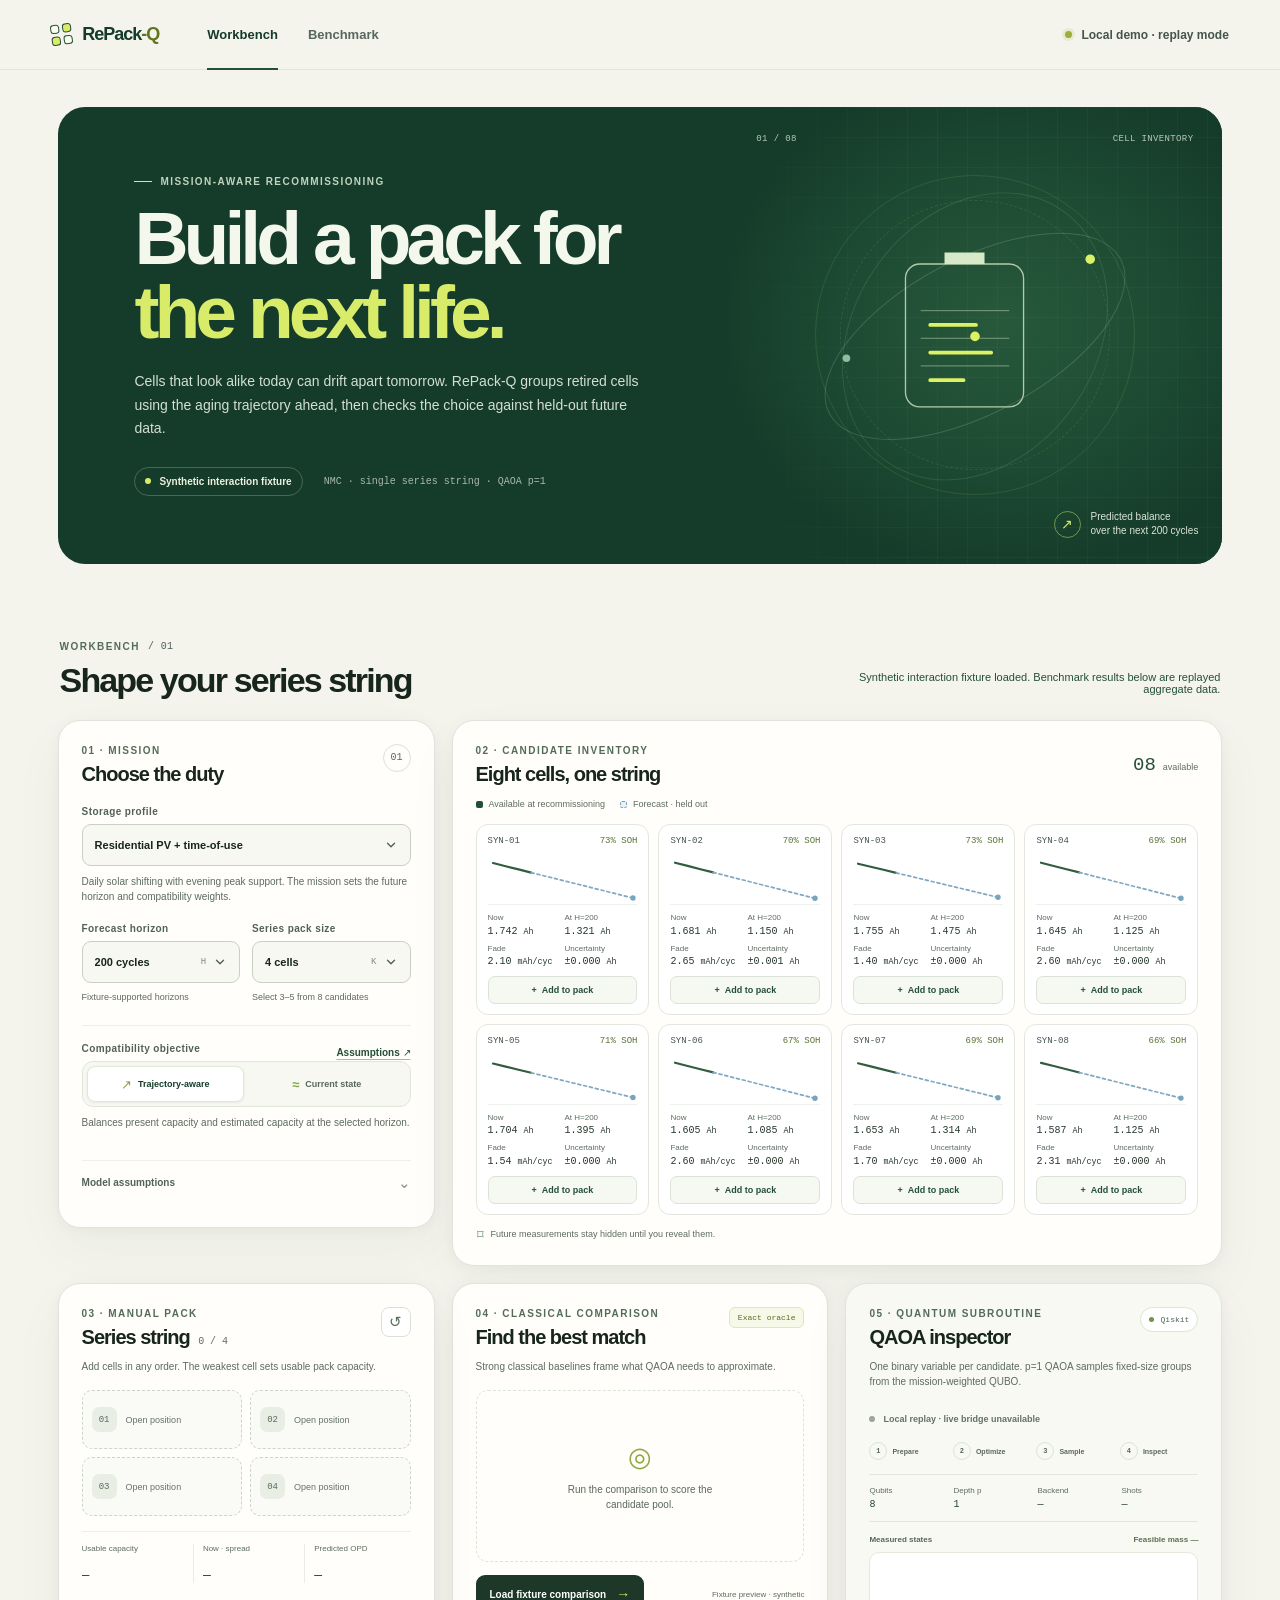
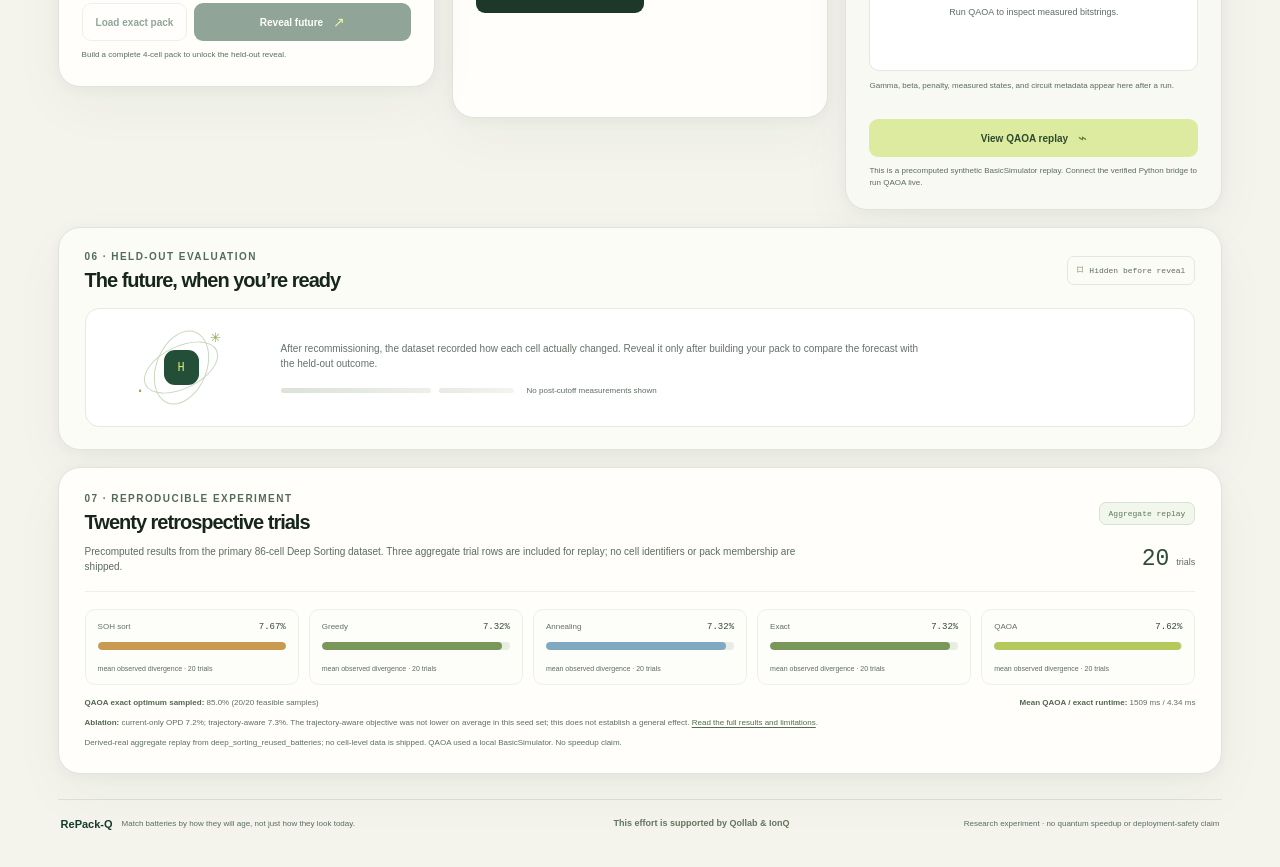
<file: index.html>
<!doctype html>
<html lang="en">
  <head>
    <meta charset="utf-8">
    <meta name="viewport" content="width=device-width, initial-scale=1">
    <meta name="color-scheme" content="light">
    <meta name="theme-color" content="#f4f4ec">
    <meta name="description" content="A mission-aware quantum recommissioning experiment for second-life EV batteries.">
    <title>RePack-Q · Battery recommissioning studio</title>
    <style id="repackq-inline-styles">
:root {
  color-scheme: light;
  --paper: #f4f4ec;
  --paper-deep: #e9ebe1;
  --surface: #fffefa;
  --surface-soft: #f8f8f2;
  --ink: #17251d;
  --ink-soft: #46554b;
  --muted: #5d6b61;
  --line: #dce1d7;
  --line-dark: #c8d0c5;
  --forest: #234f38;
  --forest-deep: #153b2a;
  --forest-darker: #102f22;
  --leaf: #d8ec6a;
  --leaf-dark: #a6c342;
  --mint: #e7f0e5;
  --blue: #7aa7be;
  --warning: #93601c;
  --warning-bg: #fff4de;
  --error: #973c33;
  --error-bg: #fff0ed;
  --radius-lg: 22px;
  --radius-md: 15px;
  --radius-sm: 10px;
  --shadow-panel: 0 3px 14px rgb(22 47 30 / 4%), 0 20px 55px rgb(22 47 30 / 4%);
  font-family: "DM Sans", "Avenir Next", Avenir, "Segoe UI", sans-serif;
  color: var(--ink);
  background: var(--paper);
  font-synthesis: none;
  text-rendering: optimizeLegibility;
  -webkit-font-smoothing: antialiased;
  -moz-osx-font-smoothing: grayscale;
}

* { box-sizing: border-box; }
html { min-width: 320px; scroll-behavior: smooth; }
body { min-width: 320px; margin: 0; background: var(--paper); }
button, select { font: inherit; }
button { color: inherit; }
a { color: inherit; }
[hidden] { display: none !important; }

.skip-link { position: absolute; z-index: 30; top: 10px; left: 12px; transform: translateY(-160%); padding: 10px 14px; border-radius: 8px; background: var(--leaf); color: var(--ink); font-weight: 700; }
.skip-link:focus { transform: translateY(0); }
.topbar { position: sticky; z-index: 20; top: 0; display: flex; height: 70px; align-items: center; gap: 48px; padding: 0 max(4vw, calc((100vw - 1450px) / 2)); border-bottom: 1px solid rgb(220 225 215 / 84%); background: rgb(244 244 236 / 94%); backdrop-filter: blur(16px); }
.brand { display: inline-flex; align-items: center; gap: 10px; color: var(--forest-deep); font-family: "Manrope", "Avenir Next", sans-serif; font-size: 18px; font-weight: 800; letter-spacing: -.055em; text-decoration: none; white-space: nowrap; }
.brand-q { color: #61751d; }
.brand-mark { display: grid; width: 21px; height: 21px; grid-template: repeat(2, 1fr) / repeat(2, 1fr); gap: 3px; transform: rotate(-8deg); }
.brand-mark i { display: block; border: 1.5px solid var(--forest); border-radius: 3px; background: #faffed; }
.brand-mark i:nth-child(2), .brand-mark i:nth-child(3) { background: var(--leaf); }
.top-nav { display: flex; height: 100%; align-items: center; gap: 30px; }
.nav-link { position: relative; display: inline-flex; height: 100%; align-items: center; color: #58675d; font-size: 13px; font-weight: 650; text-decoration: none; transition: color 160ms ease; }
.nav-link:hover, .nav-link.active { color: var(--forest-deep); }
.nav-link.active::after { position: absolute; right: 0; bottom: -1px; left: 0; height: 2px; background: var(--forest); content: ""; }
.top-meta { display: inline-flex; align-items: center; gap: 9px; margin-left: auto; color: var(--ink-soft); font-size: 12px; font-weight: 650; }
.runtime-dot, .pill-dot, .quantum-chip-dot { width: 7px; height: 7px; flex: 0 0 auto; border-radius: 50%; background: #9caf3a; box-shadow: 0 0 0 3px rgb(156 175 58 / 15%); }
.runtime-dot.connected { background: #2c9561; box-shadow: 0 0 0 3px rgb(44 149 97 / 15%); }
.runtime-dot.error { background: #bd5044; box-shadow: 0 0 0 3px rgb(189 80 68 / 15%); }

.page-shell { width: min(1450px, calc(100% - 9vw)); margin: 0 auto; }
.hero { position: relative; display: grid; min-height: 388px; grid-template-columns: minmax(0, 1.15fr) minmax(330px, .85fr); overflow: hidden; margin: 37px 0 76px; border-radius: 27px; background: var(--forest-deep); color: #f4f7ec; }
.hero-copy { position: relative; z-index: 2; padding: clamp(34px, 5.3vw, 76px) clamp(28px, 6vw, 84px); }
.eyebrow { display: flex; align-items: center; gap: 8px; margin: 0 0 13px; color: #536c59; font-size: 10px; font-weight: 800; letter-spacing: .145em; line-height: 1.3; text-transform: uppercase; }
.hero .eyebrow { color: #c1d3bd; }
.hero .eyebrow-index { color: #c1d3bd; }
.eyebrow-line { width: 18px; height: 1px; background: var(--leaf); }
.eyebrow-index { color: #526158; font-family: "DM Mono", ui-monospace, monospace; font-size: 10px; font-weight: 500; letter-spacing: .04em; }
h1, h2, h3, p { margin-top: 0; }
h1, h2, h3 { font-family: "Manrope", "Avenir Next", "Segoe UI", sans-serif; }
h1 { max-width: 600px; margin: 0; font-size: clamp(43px, 6vw, 75px); font-weight: 650; letter-spacing: -.066em; line-height: .99; }
h1 em { color: var(--leaf); font-style: normal; }
.hero-lede { max-width: 570px; margin: 21px 0 26px; color: #d4dfd3; font-size: 14px; line-height: 1.68; }
.hero-foot { display: flex; align-items: center; flex-wrap: wrap; gap: 12px 21px; }
.dataset-pill { display: inline-flex; min-height: 29px; align-items: center; gap: 8px; padding: 0 10px; border: 1px solid rgb(223 237 208 / 25%); border-radius: 99px; color: #ecf1df; font-size: 10px; font-weight: 700; }
.dataset-pill .pill-dot { width: 6px; height: 6px; background: var(--leaf); box-shadow: none; }
.hero-meta { color: #aab9ae; font-family: "DM Mono", ui-monospace, monospace; font-size: 10px; }
.hero-art { position: relative; display: grid; min-height: 300px; place-items: center; overflow: hidden; background: radial-gradient(ellipse at 56% 47%, #28593b 0, #1c4a32 43%, #153b2a 75%); }
.hero-art::before { position: absolute; inset: 0; background-image: linear-gradient(rgb(217 236 106 / 4%) 1px, transparent 1px), linear-gradient(90deg, rgb(217 236 106 / 4%) 1px, transparent 1px); background-size: 30px 30px; mask-image: linear-gradient(90deg, transparent, #000 34%, #000); content: ""; }
.hero-art svg { position: relative; z-index: 1; width: min(90%, 400px); color: #d7e9c9; }
.orb { position: absolute; border: 1px solid rgb(220 241 117 / 11%); border-radius: 50%; }
.orb-one { width: 320px; height: 320px; }
.orb-two { width: 270px; height: 270px; border-style: dashed; }
.hero-art-caption { position: absolute; z-index: 2; top: 27px; right: 29px; left: 29px; display: flex; justify-content: space-between; color: #b6c7b7; font-family: "DM Mono", ui-monospace, monospace; font-size: 9px; letter-spacing: .04em; text-transform: uppercase; }
.hero-art-note { position: absolute; z-index: 2; right: 24px; bottom: 25px; display: flex; align-items: center; gap: 10px; color: #d9e5d7; font-size: 10px; line-height: 1.45; }
.note-mark { display: grid; width: 27px; height: 27px; place-items: center; border: 1px solid rgb(217 241 106 / 47%); border-radius: 50%; color: var(--leaf); font-size: 14px; }

.workspace-heading { display: flex; align-items: end; justify-content: space-between; gap: 20px; margin: 0 2px 20px; scroll-margin-top: 92px; }
.workspace-heading .eyebrow { margin-bottom: 8px; }
.workspace-heading h2 { margin: 0; font-size: clamp(24px, 3vw, 34px); font-weight: 700; letter-spacing: -.055em; }
.workspace-status { max-width: 400px; padding-bottom: 5px; color: var(--muted); font-size: 11px; text-align: right; }
.workspace-status[data-kind="success"] { color: var(--forest); }
.workspace-status[data-kind="error"] { color: var(--error); }
.workspace-grid { display: grid; grid-template-columns: repeat(12, minmax(0, 1fr)); align-items: start; gap: 17px; }
.panel { min-width: 0; padding: 23px; border: 1px solid #e0e4dc; border-radius: var(--radius-lg); background: var(--surface); box-shadow: var(--shadow-panel); }
.mission-panel { grid-column: span 4; }
.inventory-panel { grid-column: span 8; }
.pack-panel { grid-column: span 4; }
.compare-panel { grid-column: span 4; }
.quantum-panel { grid-column: span 4; }
.reveal-panel, .benchmark-panel { grid-column: 1 / -1; }
.section-heading { display: flex; min-height: 42px; align-items: flex-start; justify-content: space-between; gap: 12px; margin-bottom: 20px; }
.section-heading .eyebrow, .reveal-header .eyebrow { margin-bottom: 6px; }
.section-heading h3, .reveal-header h3 { margin: 0; font-size: 20px; font-weight: 720; letter-spacing: -.05em; line-height: 1.18; }
.step-number { display: grid; width: 28px; height: 28px; place-items: center; border: 1px solid var(--line); border-radius: 50%; color: #59675e; font-family: "DM Mono", ui-monospace, monospace; font-size: 10px; }
.field-label { display: block; margin: 0 0 7px; color: #526158; font-size: 10px; font-weight: 750; letter-spacing: .04em; }
.select-control { width: 100%; min-height: 42px; padding: 0 35px 0 12px; appearance: none; border: 1px solid var(--line-dark); border-radius: 9px; background: var(--surface-soft) url("data:image/svg+xml,%3Csvg xmlns='http://www.w3.org/2000/svg' width='14' height='14' viewBox='0 0 14 14' fill='none'%3E%3Cpath d='m3.5 5.25 3.5 3.5 3.5-3.5' stroke='%23526158' stroke-width='1.4' stroke-linecap='round' stroke-linejoin='round'/%3E%3C/svg%3E") no-repeat right 12px center; color: var(--ink); font-size: 11px; font-weight: 650; }
.select-control:hover { border-color: #9aa99b; }
.select-control:focus-visible, button:focus-visible, a:focus-visible, summary:focus-visible { outline: 3px solid #a1bd4b; outline-offset: 3px; }
.field-help { display: block; margin: 8px 0 0; color: var(--muted); font-size: 10px; line-height: 1.5; }
.field-row { display: grid; grid-template-columns: 1fr 1fr; gap: 12px; margin-top: 19px; }
.field-group { min-width: 0; }
.select-suffix { position: relative; }
.select-suffix .select-control { padding-right: 45px; }
.select-suffix > span { position: absolute; top: 50%; right: 34px; transform: translateY(-50%); color: #7d8a81; font-family: "DM Mono", ui-monospace, monospace; font-size: 9px; pointer-events: none; }
.field-help.compact { min-height: 15px; font-size: 9px; }
.objective-block { margin-top: 19px; padding-top: 17px; border-top: 1px solid #edf0e9; }
.subheading-row { display: flex; align-items: center; justify-content: space-between; gap: 10px; }
.text-button { padding: 3px 0; border: 0; background: transparent; color: var(--forest); cursor: pointer; font-size: 10px; font-weight: 750; text-decoration: underline; text-decoration-color: #a8c271; text-underline-offset: 3px; }
.segmented { display: grid; grid-template-columns: 1fr 1fr; gap: 4px; padding: 4px; border: 1px solid #e1e6dc; border-radius: 11px; background: #f6f8f1; }
.segment { display: flex; min-height: 36px; align-items: center; justify-content: center; gap: 6px; padding: 4px 8px; border: 1px solid transparent; border-radius: 8px; background: transparent; color: #59685d; cursor: pointer; font-size: 9px; font-weight: 700; transition: color 150ms ease, background 150ms ease, box-shadow 150ms ease; }
.segment:hover { color: var(--ink); }
.segment.active { border-color: #e0e7d9; background: #fff; box-shadow: 0 1px 3px rgb(35 79 56 / 7%); color: var(--forest-deep); }
.segment-icon { color: #85a447; font-size: 13px; }
.objective-help { min-height: 29px; }
.assumptions { margin-top: 16px; border-top: 1px solid #edf0e9; }
.assumptions summary { display: flex; min-height: 43px; align-items: center; justify-content: space-between; color: #536359; cursor: pointer; font-size: 10px; font-weight: 750; list-style: none; }
.assumptions summary::-webkit-details-marker { display: none; }
.summary-chevron { color: #829087; font-size: 15px; transition: transform 180ms ease; }
.assumptions[open] .summary-chevron { transform: rotate(180deg); }
.assumptions-body { padding: 0 0 3px; color: var(--muted); font-size: 10px; line-height: 1.55; }
.assumptions-body p { margin: 0 0 10px; }
.assumptions-body dl { margin: 0; }
.assumptions-body dl div { display: flex; justify-content: space-between; gap: 12px; padding: 4px 0; border-bottom: 1px solid #eff1eb; }
.assumptions-body dt { color: #526158; }
.assumptions-body dd { margin: 0; color: var(--forest); font-family: "DM Mono", ui-monospace, monospace; }
.assumptions-body .assumption-foot { margin-top: 10px; color: #75827a; font-size: 9px; }

.inventory-heading { align-items: center; margin-bottom: 13px; }
.inventory-count { display: flex; align-items: baseline; gap: 7px; color: #5e6d62; font-size: 9px; }
.inventory-count strong { color: var(--forest); font-family: "DM Mono", ui-monospace, monospace; font-size: 19px; font-weight: 500; }
.inventory-key { display: flex; align-items: center; flex-wrap: wrap; gap: 7px 15px; margin-bottom: 15px; color: #5e6d62; font-size: 9px; }
.inventory-key > span { display: inline-flex; align-items: center; gap: 6px; }
.key-dot { width: 7px; height: 7px; border-radius: 2px; }
.current-dot { background: var(--forest); }
.forecast-dot { border: 1px dashed #789fba; background: #e6f1f5; }
.candidate-grid { display: grid; grid-template-columns: repeat(4, minmax(0, 1fr)); gap: 9px; }
.cell-card { position: relative; min-width: 0; padding: 11px 11px 10px; border: 1px solid #e3e7df; border-radius: 12px; background: #fff; transition: border-color 160ms ease, box-shadow 160ms ease, transform 160ms ease, background 160ms ease; }
.cell-card:hover, .cell-card:focus-within { transform: translateY(-2px); border-color: #a8bb9d; box-shadow: 0 7px 17px rgb(32 69 46 / 7%); }
.cell-card.in-pack { border-color: #618b6b; background: #f7fbf2; box-shadow: inset 0 0 0 1px rgb(97 139 107 / 10%); }
.cell-card-head { display: flex; align-items: center; justify-content: space-between; gap: 4px; }
.cell-id { overflow: hidden; color: var(--ink-soft); font-family: "DM Mono", ui-monospace, monospace; font-size: 9px; font-weight: 500; text-overflow: ellipsis; white-space: nowrap; }
.cell-health { color: #587233; font-family: "DM Mono", ui-monospace, monospace; font-size: 9px; }
.cell-battery { position: relative; height: 49px; margin: 10px 0 8px; border-bottom: 1px solid #edf0eb; }
.cell-battery svg { width: 100%; height: 49px; overflow: visible; }
.cell-card-stats { display: grid; grid-template-columns: 1fr 1fr; gap: 7px 4px; }
.cell-stat span, .metric-label { display: block; color: #5e6d62; font-size: 8px; line-height: 1.3; }
.cell-stat strong { display: block; margin-top: 2px; color: #26372c; font-family: "DM Mono", ui-monospace, monospace; font-size: 10px; font-weight: 500; }
.cell-add { display: flex; width: 100%; min-height: 28px; align-items: center; justify-content: center; gap: 5px; margin-top: 9px; border: 1px solid #dbe3d8; border-radius: 7px; background: #f6f8f2; color: var(--forest); cursor: pointer; font-size: 9px; font-weight: 750; transition: background 130ms ease, border-color 130ms ease; }
.cell-add:hover:enabled { border-color: #8fa894; background: #eaf2e6; }
.cell-add:disabled { color: #89948b; cursor: not-allowed; }
.cell-add[aria-pressed="true"] { border-color: #c5d7bd; background: #e4f0dc; }
.inventory-note { display: flex; align-items: center; gap: 7px; margin: 12px 1px 0; color: #5d6c61; font-size: 9px; }
.lock-icon { color: #709374; font-size: 13px; }
.empty-candidates { grid-column: 1 / -1; padding: 35px 15px; border: 1px dashed var(--line-dark); border-radius: 12px; color: var(--muted); font-size: 11px; text-align: center; }

.pack-panel { position: relative; }
.title-count { margin-left: 4px; color: #5e6d62; font-family: "DM Mono", ui-monospace, monospace; font-size: 10px; font-weight: 500; letter-spacing: -.01em; }
.icon-button { display: grid; width: 30px; height: 30px; place-items: center; border: 1px solid var(--line); border-radius: 8px; background: #fff; color: #59705f; cursor: pointer; font-size: 15px; transition: background 140ms ease, color 140ms ease; }
.icon-button:hover:enabled { background: var(--mint); color: var(--forest-deep); }
.panel-intro { margin: -10px 0 16px; color: var(--muted); font-size: 10px; line-height: 1.5; }
.pack-tray { display: grid; grid-template-columns: repeat(2, 1fr); gap: 8px; }
.pack-slot { display: flex; min-height: 59px; align-items: center; gap: 9px; padding: 8px 9px; border: 1px dashed #ccd5c9; border-radius: 10px; background: #fafbf7; transition: transform 180ms ease, background 160ms ease, border-color 160ms ease; }
.pack-slot.filled { border-style: solid; border-color: #b8cbb4; background: #f1f7eb; animation: slot-in 180ms ease both; }
.slot-number { display: grid; width: 25px; height: 25px; flex: 0 0 auto; place-items: center; border-radius: 7px; background: #e9eee5; color: #58685d; font-family: "DM Mono", ui-monospace, monospace; font-size: 9px; }
.filled .slot-number { background: var(--forest); color: #f5f7ef; }
.slot-copy { min-width: 0; flex: 1; }
.slot-copy strong { display: block; overflow: hidden; color: #26392c; font-family: "DM Mono", ui-monospace, monospace; font-size: 9px; font-weight: 500; text-overflow: ellipsis; white-space: nowrap; }
.slot-copy span { display: block; margin-top: 3px; color: #5d6c61; font-size: 8px; }
.slot-remove { display: grid; width: 23px; height: 23px; flex: 0 0 auto; place-items: center; border: 0; border-radius: 6px; background: transparent; color: #758178; cursor: pointer; font-size: 13px; }
.slot-remove:hover { background: #e4eee0; color: var(--forest-deep); }
.slot-empty { color: #647268; font-size: 9px; }
.pack-metrics { display: grid; grid-template-columns: repeat(3, 1fr); gap: 5px; margin-top: 15px; padding: 12px 0 10px; border-top: 1px solid #edf0e9; }
.metric-cell { min-width: 0; padding-right: 5px; }
.metric-cell + .metric-cell { padding-left: 9px; border-left: 1px solid #e9ede6; }
.metric-label { min-height: 20px; font-size: 8px; }
.metric-value { display: block; overflow: hidden; margin-top: 4px; color: var(--forest-deep); font-family: "DM Mono", ui-monospace, monospace; font-size: 13px; font-weight: 500; text-overflow: ellipsis; white-space: nowrap; }
.metric-unit { display: inline; color: #5d6c61; font-family: "DM Sans", sans-serif; font-size: 8px; }
.pack-actions { display: flex; gap: 7px; margin-top: 10px; }
.button { display: inline-flex; min-height: 38px; align-items: center; justify-content: center; gap: 10px; padding: 0 13px; border: 1px solid transparent; border-radius: 9px; cursor: pointer; font-size: 10px; font-weight: 750; transition: background 140ms ease, border-color 140ms ease, color 140ms ease, transform 140ms ease; }
.button:hover:enabled { transform: translateY(-1px); }
.button:disabled { opacity: .5; cursor: not-allowed; }
.button-primary { flex: 1; background: var(--forest); color: #fff; }
.button-primary:hover:enabled { background: var(--forest-deep); }
.button-primary > span:last-child { color: var(--leaf); font-size: 14px; }
.button-quiet { border-color: #dce4d9; background: #fff; color: var(--forest); }
.button-quiet:hover:enabled { background: #f0f5ec; }
.button-note { min-height: 14px; margin: 8px 0 0; color: #5d6c61; font-size: 8px; line-height: 1.45; }

.compare-panel { min-height: 435px; }
.exact-tag { padding: 5px 8px; border: 1px solid #dce8b6; border-radius: 6px; background: #f6f9e8; color: #566a20; font-family: "DM Mono", ui-monospace, monospace; font-size: 8px; white-space: nowrap; }
.algorithm-list { display: grid; gap: 7px; }
.algorithm-row { display: grid; grid-template-columns: minmax(0, 1fr) auto; gap: 5px 9px; padding: 9px 10px; border: 1px solid #e9ece6; border-radius: 10px; background: #fdfdfa; cursor: pointer; transition: border-color 150ms ease, background 150ms ease, transform 150ms ease; }
.algorithm-row:hover, .algorithm-row:focus-visible { border-color: #aabc9f; background: #f9fcf4; }
.algorithm-row.selected { border-color: #638d6b; background: #f0f7e9; box-shadow: inset 0 0 0 1px rgb(99 141 107 / 12%); }
.algorithm-name { min-width: 0; color: #34463a; font-size: 9px; font-weight: 750; }
.algorithm-label { display: flex; align-items: center; gap: 6px; }
.algo-dot { width: 6px; height: 6px; border-radius: 50%; background: #9daf3e; }
.algorithm-row[data-algorithm="exact_enumeration"] .algo-dot { background: #284f38; }
.algorithm-row[data-algorithm="simulated_annealing"] .algo-dot { background: #779fbb; }
.algorithm-row[data-algorithm="soh_sort"] .algo-dot { background: #d7a858; }
.algorithm-metrics { margin-top: 5px; color: #5e6d62; font-family: "DM Mono", ui-monospace, monospace; font-size: 8px; }
.algorithm-metrics strong { color: #33473a; font-weight: 500; }
.algorithm-score { align-self: center; color: #617946; font-family: "DM Mono", ui-monospace, monospace; font-size: 10px; font-weight: 500; text-align: right; }
.algorithm-score small { display: block; margin-top: 3px; color: #5e6d62; font-family: "DM Sans", sans-serif; font-size: 7px; }
.algorithm-cells { grid-column: 1 / -1; overflow: hidden; color: #5e6d62; font-family: "DM Mono", ui-monospace, monospace; font-size: 8px; text-overflow: ellipsis; white-space: nowrap; }
.empty-result { display: grid; min-height: 172px; place-content: center; justify-items: center; padding: 20px; border: 1px dashed #dce3d8; border-radius: 12px; color: #59685d; text-align: center; }
.empty-result p { max-width: 180px; margin: 9px 0 0; font-size: 10px; line-height: 1.5; }
.empty-mark { color: #90a641; font-size: 27px; }
.comparison-footer { display: flex; align-items: center; justify-content: space-between; gap: 10px; margin-top: 13px; }
.button-dark { min-width: 154px; background: #1d3828; color: #fff; }
.button-dark:hover:enabled { background: #102c1d; }
.button-dark > span:last-child { color: var(--leaf); font-size: 14px; }
.result-source { color: #5d6c61; font-size: 8px; text-align: right; }

.quantum-panel { overflow: hidden; background: #f7f9f2; }
.quantum-chip { display: inline-flex; min-height: 25px; align-items: center; gap: 7px; padding: 0 8px; border: 1px solid #dce5d7; border-radius: 99px; background: #fff; color: #4c6554; font-family: "DM Mono", ui-monospace, monospace; font-size: 8px; }
.quantum-chip-dot { width: 5px; height: 5px; background: #709348; box-shadow: none; }
.quantum-panel .panel-intro { max-width: 330px; }
.quantum-state { display: flex; min-height: 28px; align-items: center; gap: 8px; margin: 0 0 9px; color: #647268; font-size: 9px; font-weight: 700; }
.state-pulse { width: 6px; height: 6px; border-radius: 50%; background: #9ba694; }
.quantum-state[data-status="active"] .state-pulse { background: #7c9e39; box-shadow: 0 0 0 4px rgb(124 158 57 / 13%); animation: pulse 1.2s ease-in-out infinite; }
.quantum-state[data-status="complete"] .state-pulse { background: #3a8a5c; }
.quantum-state[data-status="error"] .state-pulse { background: #b54d43; }
.qaoa-stages { display: grid; grid-template-columns: repeat(4, 1fr); gap: 5px; margin: 0 0 14px; }
.stage { display: flex; min-width: 0; align-items: center; gap: 5px; color: #59675e; font-size: 7px; font-weight: 700; white-space: nowrap; }
.stage > span:first-child { display: grid; width: 18px; height: 18px; flex: 0 0 auto; place-items: center; border: 1px solid #dce3d8; border-radius: 50%; color: #58675d; font-family: "DM Mono", ui-monospace, monospace; font-size: 7px; }
.stage.active { color: #486b4c; }
.stage.active > span:first-child { border-color: #718f57; background: #e8f1d9; color: #416133; }
.stage.done { color: #4f6253; }
.stage.done > span:first-child { border-color: #8eaa74; background: #dbe9cb; color: #365b37; }
.inspector-grid { display: grid; grid-template-columns: repeat(4, 1fr); gap: 7px; padding: 11px 0; border-top: 1px solid #e1e7db; border-bottom: 1px solid #e1e7db; }
.inspector-grid > div { min-width: 0; }
.inspector-grid span { display: block; color: #5e6d62; font-size: 8px; }
.inspector-grid strong { display: block; overflow: hidden; margin-top: 4px; color: #294433; font-family: "DM Mono", ui-monospace, monospace; font-size: 10px; font-weight: 500; text-overflow: ellipsis; white-space: nowrap; }
.probability-heading { display: flex; align-items: center; justify-content: space-between; gap: 7px; margin: 13px 0 8px; color: #56675a; font-size: 8px; font-weight: 750; }
.probability-heading > span:last-child { color: #5c704f; font-weight: 600; }
.probability-chart { display: grid; min-height: 119px; gap: 5px; padding: 8px 9px; border: 1px solid #e4e9df; border-radius: 10px; background: #fff; }
.chart-empty { display: grid; min-height: 99px; place-items: center; color: #5e6d62; font-size: 9px; text-align: center; }
.probability-row { display: grid; grid-template-columns: 54px minmax(30px, 1fr) 34px; align-items: center; gap: 7px; }
.probability-state { overflow: hidden; color: #526258; font-family: "DM Mono", ui-monospace, monospace; font-size: 7px; text-overflow: ellipsis; white-space: nowrap; }
.probability-track { height: 7px; overflow: hidden; border-radius: 99px; background: #edf1e9; }
.probability-fill { height: 100%; border-radius: inherit; background: #719a50; transform-origin: left; animation: bar-in 440ms ease both; }
.probability-fill.infeasible { background: repeating-linear-gradient(135deg, #c6a153 0 4px, #eadcba 4px 8px); }
.probability-value { color: #4f6255; font-family: "DM Mono", ui-monospace, monospace; font-size: 7px; text-align: right; }
.qaoa-details { min-height: 31px; margin: 9px 0 8px; color: #5b6b60; font-size: 8px; line-height: 1.45; }
.button-quantum { width: 100%; background: #dceba0; color: #2f4a2d; }
.button-quantum:hover:enabled { background: #cee282; }
.button-quantum > span:last-child { color: #5e7a38; font-size: 15px; }
.quantum-panel .button-note { margin-bottom: -3px; }

.reveal-panel { padding: 22px 26px; background: #fcfcf7; }
.reveal-header { display: flex; align-items: center; justify-content: space-between; gap: 18px; margin-bottom: 16px; }
.heldout-badge { display: inline-flex; align-items: center; gap: 6px; padding: 6px 9px; border: 1px solid #e4e7df; border-radius: 7px; color: #5d6c61; font-family: "DM Mono", ui-monospace, monospace; font-size: 8px; white-space: nowrap; }
.heldout-badge span { color: #839976; font-size: 12px; }
.reveal-body { display: grid; min-height: 119px; grid-template-columns: 155px minmax(0, 1fr); align-items: center; gap: 22px; padding: 15px 18px; border: 1px solid #e6e9e0; border-radius: 14px; background: #fff; }
.reveal-illustration { position: relative; display: grid; width: 112px; height: 82px; justify-self: center; place-items: center; }
.reveal-ring { position: absolute; border: 1px solid #c9d9bf; border-radius: 50%; }
.ring-a { width: 80px; height: 43px; transform: rotate(-26deg); }
.ring-b { width: 51px; height: 77px; transform: rotate(22deg); }
.reveal-core { display: grid; width: 35px; height: 35px; place-items: center; border-radius: 11px; background: var(--forest); color: var(--leaf); font-family: "DM Mono", ui-monospace, monospace; font-size: 12px; }
.reveal-star { position: absolute; color: #93aa53; }
.star-a { top: 3px; right: 16px; font-size: 13px; }
.star-b { bottom: 6px; left: 12px; font-size: 22px; }
.reveal-copy > p { max-width: 650px; margin: 0 0 14px; color: #657269; font-size: 10px; line-height: 1.55; }
.reveal-placeholder { display: flex; align-items: center; gap: 8px; }
.placeholder-line { display: block; width: min(23%, 150px); height: 5px; border-radius: 99px; background: linear-gradient(90deg, #dbe2d7, #edf0e8); }
.placeholder-line.short { width: min(12%, 75px); opacity: .7; }
.placeholder-label { margin-left: 5px; color: #5e6d62; font-size: 8px; }
.revealed-results { padding: 15px 18px; border: 1px solid #bbd1b5; border-radius: 13px; background: #f3f8ef; animation: reveal-in 550ms ease both; }
.reveal-summary { display: grid; grid-template-columns: repeat(4, 1fr); gap: 12px; }
.reveal-summary .metric-value { font-size: 15px; }
.reveal-label { display: flex; align-items: center; gap: 7px; margin: 0 0 12px; color: #4b6849; font-size: 9px; font-weight: 800; }
.reveal-label::before { width: 6px; height: 6px; border-radius: 50%; background: #5c8d52; content: ""; }
.trajectory-wrap { margin-top: 14px; padding-top: 13px; border-top: 1px solid #dbe6d4; }
.trajectory-wrap h4 { margin: 0 0 7px; color: #4d6252; font-size: 9px; }
.revealed-trajectories { display: grid; grid-template-columns: repeat(4, minmax(0, 1fr)); gap: 10px; }
.revealed-traj { padding: 9px 10px; border: 1px solid #e0e8dc; border-radius: 9px; background: #fff; }
.revealed-traj strong { color: #334839; font-family: "DM Mono", ui-monospace, monospace; font-size: 8px; font-weight: 500; }
.revealed-traj svg { display: block; width: 100%; height: 45px; margin-top: 7px; }
.reveal-disclaimer { margin: 10px 0 0; color: #5d6c61; font-size: 8px; line-height: 1.45; }

.benchmark-panel { padding: 24px 26px; scroll-margin-top: 90px; }
.benchmark-heading { align-items: center; margin-bottom: 9px; }
.replay-badge { padding: 6px 9px; border: 1px solid #d8e2d0; border-radius: 7px; background: #f2f7ed; color: #5d7759; font-family: "DM Mono", ui-monospace, monospace; font-size: 8px; }
.benchmark-intro { display: flex; align-items: center; justify-content: space-between; gap: 20px; padding-bottom: 16px; border-bottom: 1px solid #edf0e9; }
.benchmark-intro p { max-width: 720px; margin: 0; color: #5d6b61; font-size: 10px; line-height: 1.55; }
.benchmark-stat { display: inline-flex; align-items: baseline; gap: 7px; color: #5d6c61; white-space: nowrap; }
.benchmark-stat strong { color: #304c37; font-family: "DM Mono", ui-monospace, monospace; font-size: 23px; font-weight: 500; }
.benchmark-stat small { font-size: 9px; }
.benchmark-chart { display: grid; grid-template-columns: repeat(5, minmax(0, 1fr)); gap: 10px; padding: 17px 0 12px; }
.benchmark-bar-card { min-width: 0; padding: 12px 12px 9px; border: 1px solid #edf0e9; border-radius: 10px; background: #fdfdfa; }
.benchmark-bar-top { display: flex; justify-content: space-between; gap: 5px; color: #637166; font-size: 8px; }
.benchmark-bar-top strong { color: #314a37; font-family: "DM Mono", ui-monospace, monospace; font-size: 9px; font-weight: 500; }
.benchmark-track { position: relative; height: 8px; overflow: hidden; margin: 10px 0 7px; border-radius: 99px; background: #e8ede4; }
.benchmark-fill { height: 100%; border-radius: inherit; background: #789759; transform-origin: left; animation: bar-in 500ms ease both; }
.benchmark-bar-card[data-algorithm="qaoa"] .benchmark-fill { background: #b3c95b; }
.benchmark-bar-card[data-algorithm="soh_sort"] .benchmark-fill { background: #c99b51; }
.benchmark-bar-card[data-algorithm="simulated_annealing"] .benchmark-fill { background: #80a9c1; }
.benchmark-bar-card small { color: #5e6d62; font-size: 7px; }
.benchmark-foot { display: flex; flex-wrap: wrap; justify-content: space-between; gap: 8px 15px; color: #5e6d62; font-size: 8px; line-height: 1.5; }
.benchmark-foot strong { color: #52654f; font-weight: 750; }
.benchmark-foot .benchmark-caveat { max-width: 740px; }
.benchmark-foot a { color: #526e4e; text-decoration-thickness: 1px; text-underline-offset: 2px; }

.page-footer { display: grid; grid-template-columns: 1.3fr auto 1fr; align-items: center; gap: 20px; margin: 25px 0 20px; padding: 17px 3px; border-top: 1px solid #dce1d7; }
.page-footer > div { display: flex; align-items: center; flex-wrap: wrap; gap: 9px; }
.page-footer strong { color: var(--forest-deep); font-family: "Manrope", sans-serif; font-size: 11px; }
.page-footer span, .page-footer p { margin: 0; color: #5d6c61; font-size: 8px; line-height: 1.5; }
.page-footer > p { color: #64745f; font-size: 9px; font-weight: 750; white-space: nowrap; }
.footer-limit { text-align: right; }
.toast-region { position: fixed; z-index: 40; right: 18px; bottom: 18px; display: grid; width: min(360px, calc(100vw - 36px)); gap: 8px; pointer-events: none; }
.toast { padding: 12px 14px; border: 1px solid #cbd6c8; border-radius: 10px; background: #fff; box-shadow: 0 8px 30px rgb(16 47 34 / 14%); color: #34493b; font-size: 11px; line-height: 1.45; animation: toast-in 160ms ease both; }
.toast.error { border-color: #e6c2bc; background: var(--error-bg); color: var(--error); }
.toast.warning { border-color: #ead6a9; background: var(--warning-bg); color: #79561e; }

@keyframes slot-in { from { opacity: .55; transform: translateY(5px) scale(.98); } to { opacity: 1; transform: translateY(0) scale(1); } }
@keyframes bar-in { from { transform: scaleX(.05); } to { transform: scaleX(1); } }
@keyframes pulse { 50% { box-shadow: 0 0 0 7px rgb(124 158 57 / 5%); } }
@keyframes reveal-in { from { opacity: 0; clip-path: inset(0 0 85% 0); } to { opacity: 1; clip-path: inset(0); } }
@keyframes toast-in { from { opacity: 0; transform: translateY(8px); } to { opacity: 1; transform: translateY(0); } }

@media (max-width: 1120px) {
  .page-shell { width: min(100% - 5vw, 1100px); }
  .hero { margin-bottom: 55px; }
  .mission-panel, .pack-panel { grid-column: span 5; }
  .inventory-panel { grid-column: span 7; }
  .compare-panel { grid-column: span 7; }
  .quantum-panel { grid-column: span 5; }
  .candidate-grid { grid-template-columns: repeat(4, minmax(0, 1fr)); }
  .panel { padding: 20px; }
  .page-footer { grid-template-columns: 1fr auto; }
  .footer-limit { grid-column: 1 / -1; text-align: left; }
}

@media (max-width: 760px) {
  .topbar { height: 60px; gap: 21px; padding: 0 20px; }
  .top-nav { gap: 16px; }
  .nav-link { font-size: 11px; }
  .top-meta { font-size: 10px; }
  .page-shell { width: min(100% - 32px, 620px); }
  .hero { min-height: 0; grid-template-columns: 1fr; margin: 20px 0 45px; border-radius: 20px; }
  .hero-copy { padding: 36px 28px 28px; }
  h1 { max-width: 500px; font-size: clamp(44px, 11vw, 68px); }
  .hero-lede { max-width: 540px; margin: 17px 0 19px; font-size: 13px; }
  .hero-art { min-height: 225px; }
  .hero-art svg { width: min(80%, 300px); height: 235px; }
  .orb-one { width: 250px; height: 250px; }
  .orb-two { width: 205px; height: 205px; }
  .hero-art-caption { top: 15px; right: 19px; left: 19px; }
  .hero-art-note { right: 15px; bottom: 13px; }
  .workspace-heading { align-items: flex-start; flex-direction: column; gap: 8px; margin-bottom: 15px; }
  .workspace-heading h2 { font-size: 28px; }
  .workspace-status { text-align: left; }
  .workspace-grid { grid-template-columns: 1fr; gap: 12px; }
  .mission-panel, .inventory-panel, .pack-panel, .compare-panel, .quantum-panel, .reveal-panel, .benchmark-panel { grid-column: 1; }
  .candidate-grid { grid-template-columns: repeat(4, minmax(0, 1fr)); }
  .panel { padding: 19px; border-radius: 17px; }
  .compare-panel { min-height: unset; }
  .reveal-body { grid-template-columns: 100px minmax(0, 1fr); gap: 12px; padding: 12px; }
  .reveal-illustration { transform: scale(.82); }
  .benchmark-panel { padding: 19px; }
  .benchmark-chart { grid-template-columns: repeat(2, minmax(0, 1fr)); }
  .benchmark-bar-card:last-child { grid-column: 1 / -1; }
  .page-footer { grid-template-columns: 1fr; gap: 8px; }
  .footer-limit { grid-column: 1; text-align: left; }
}

@media (max-width: 480px) {
  .topbar { gap: 13px; padding: 0 12px; }
  .brand { gap: 6px; font-size: 16px; }
  .brand-mark { width: 18px; height: 18px; }
  .top-nav { gap: 10px; }
  .nav-link { font-size: 9px; }
  .top-meta { gap: 6px; font-size: 8px; }
  .runtime-dot { width: 6px; height: 6px; }
  .page-shell { width: calc(100% - 22px); }
  .hero-copy { padding: 29px 21px 23px; }
  .hero .eyebrow { font-size: 9px; }
  h1 { font-size: clamp(42px, 12vw, 56px); }
  .hero-lede { font-size: 12px; }
  .hero-foot { align-items: flex-start; flex-direction: column; gap: 9px; }
  .hero-art { min-height: 190px; }
  .hero-art svg { height: 205px; }
  .workspace-heading h2 { font-size: 25px; }
  .panel { padding: 16px; }
  .section-heading h3, .reveal-header h3 { font-size: 18px; }
  .field-row { gap: 8px; }
  .select-control { min-height: 40px; padding-left: 9px; font-size: 10px; }
  .select-suffix .select-control { padding-right: 36px; }
  .select-suffix > span { right: 29px; }
  .candidate-grid { grid-template-columns: repeat(2, minmax(0, 1fr)); gap: 7px; }
  .cell-card { padding: 10px; }
  .pack-actions { flex-direction: column; }
  .button { min-height: 40px; }
  .comparison-footer { align-items: flex-start; flex-direction: column; }
  .result-source { text-align: left; }
  .qaoa-stages { gap: 3px; }
  .stage { gap: 3px; font-size: 6px; }
  .stage > span:first-child { width: 16px; height: 16px; }
  .reveal-header { align-items: flex-start; flex-direction: column; gap: 10px; }
  .reveal-body { grid-template-columns: 1fr; gap: 3px; }
  .reveal-illustration { height: 70px; }
  .reveal-copy > p { font-size: 9px; }
  .placeholder-line { width: 20%; }
  .placeholder-line.short { width: 8%; }
  .placeholder-label { font-size: 7px; }
  .reveal-summary { grid-template-columns: repeat(2, 1fr); }
  .revealed-trajectories { grid-template-columns: repeat(2, minmax(0, 1fr)); }
  .benchmark-intro { align-items: flex-start; }
  .benchmark-intro p { font-size: 9px; }
  .benchmark-stat { flex-direction: column; gap: 0; }
  .benchmark-stat strong { font-size: 20px; }
  .benchmark-chart { gap: 7px; }
  .benchmark-bar-card { padding: 9px; }
  .benchmark-bar-top { flex-direction: column; }
  .page-footer > div { align-items: flex-start; flex-direction: column; gap: 3px; }
}

@media (prefers-reduced-motion: reduce) {
  *, *::before, *::after { scroll-behavior: auto !important; animation-duration: .01ms !important; animation-iteration-count: 1 !important; transition-duration: .01ms !important; }
}

</style>
    <script defer src="main.js"></script>
  </head>
  <body>
    <a class="skip-link" href="#main-content">Skip to workspace</a>
    <header class="topbar">
      <a class="brand" href="#top" aria-label="RePack-Q home">
        <span class="brand-mark" aria-hidden="true"><i></i><i></i><i></i><i></i></span>
        <span>RePack<span class="brand-q">-Q</span></span>
      </a>
      <nav class="top-nav" aria-label="Main navigation">
        <a class="nav-link active" href="#workspace">Workbench</a>
        <a class="nav-link" href="#benchmark">Benchmark</a>
      </nav>
      <div class="top-meta">
        <span class="runtime-dot" id="runtime-dot" aria-hidden="true"></span>
        <span id="runtime-label">Local demo</span>
      </div>
    </header>

    <main id="main-content" class="page-shell">
      <section class="hero" id="top" aria-labelledby="page-title">
        <div class="hero-copy">
          <p class="eyebrow"><span class="eyebrow-line"></span> Mission-aware recommissioning</p>
          <h1 id="page-title">Build a pack for<br><em>the next life.</em></h1>
          <p class="hero-lede">Cells that look alike today can drift apart tomorrow. RePack-Q groups retired cells using the aging trajectory ahead, then checks the choice against held-out future data.</p>
          <div class="hero-foot">
            <span class="dataset-pill"><span class="pill-dot"></span><span id="data-classification">Synthetic interaction fixture</span></span>
            <span class="hero-meta">NMC · single series string · QAOA p=1</span>
          </div>
        </div>
        <div class="hero-art" aria-hidden="true">
          <div class="orb orb-one"></div><div class="orb orb-two"></div>
          <div class="hero-art-caption"><span>01 / 08</span><span>cell inventory</span></div>
          <svg class="hero-orbit" viewBox="0 0 420 360" fill="none">
            <ellipse cx="210" cy="181" rx="173" ry="81" transform="rotate(-28 210 181)" stroke="currentColor" stroke-opacity=".18" />
            <ellipse cx="210" cy="181" rx="127" ry="161" transform="rotate(35 210 181)" stroke="currentColor" stroke-opacity=".12" />
            <circle cx="331" cy="100" r="5" fill="#dcf163"/><circle cx="75" cy="204" r="4" fill="#8dbe9f"/>
            <path d="M152 105h94a15 15 0 0 1 15 15v120a15 15 0 0 1-15 15h-94a15 15 0 0 1-15-15V120a15 15 0 0 1 15-15Z" stroke="#d7e9c9" stroke-opacity=".8" stroke-width="1.4" />
            <path d="M178 93h42v12h-42z" fill="#d7e9c9"/><path d="M153 154h93M153 183h93M153 212h93" stroke="#d7e9c9" stroke-opacity=".5"/>
            <path d="M163 169h48M163 198h64M163 227h35" stroke="#dcf163" stroke-width="4" stroke-linecap="round"/>
            <circle cx="210" cy="181" r="5" fill="#dcf163"/>
          </svg>
          <div class="hero-art-note"><span class="note-mark">↗</span><span>Predicted balance<br>over the next 200 cycles</span></div>
        </div>
      </section>

      <div class="workspace-heading" id="workspace">
        <div>
          <p class="eyebrow">Workbench <span class="eyebrow-index">/ 01</span></p>
          <h2>Shape your series string</h2>
        </div>
        <div class="workspace-status" id="workspace-status" role="status" aria-live="polite">Loading decision-time inventory…</div>
      </div>

      <div class="workspace-grid">
        <section class="panel mission-panel" aria-labelledby="mission-title">
          <div class="section-heading">
            <div><p class="eyebrow">01 · Mission</p><h3 id="mission-title">Choose the duty</h3></div>
            <span class="step-number">01</span>
          </div>
          <label class="field-label" for="mission-select">Storage profile</label>
          <select id="mission-select" class="select-control">
            <option value="pv_tou">Residential PV + time-of-use</option>
            <option value="frequency_response">Frequency response · experimental</option>
          </select>
          <p class="field-help" id="mission-description">Daily solar shifting with evening peak support. The mission sets the future horizon and compatibility weights.</p>

          <div class="field-row">
            <div class="field-group">
              <label class="field-label" for="horizon-select">Forecast horizon</label>
              <div class="select-suffix"><select id="horizon-select" class="select-control" aria-describedby="horizon-help"><option value="100">100 cycles</option><option value="150">150 cycles</option><option value="200" selected>200 cycles</option></select><span>H</span></div>
              <span class="field-help compact" id="horizon-help">Fixture-supported horizons</span>
            </div>
            <div class="field-group">
              <label class="field-label" for="pack-size-select">Series pack size</label>
              <div class="select-suffix"><select id="pack-size-select" class="select-control" aria-describedby="pack-size-help"><option value="3">3 cells</option><option value="4" selected>4 cells</option><option value="5">5 cells</option></select><span>K</span></div>
              <span class="field-help compact" id="pack-size-help">Select 3–5 from 8 candidates</span>
            </div>
          </div>

          <div class="objective-block">
            <div class="subheading-row"><span class="field-label">Compatibility objective</span><button class="text-button" type="button" data-action="open-assumptions">Assumptions ↗</button></div>
            <div class="segmented" role="group" aria-label="Compatibility objective">
              <button class="segment active" type="button" data-objective="trajectory_aware" aria-pressed="true"><span class="segment-icon">↗</span><span>Trajectory-aware</span></button>
              <button class="segment" type="button" data-objective="current_only" aria-pressed="false"><span class="segment-icon">≈</span><span>Current state</span></button>
            </div>
            <p class="field-help objective-help" id="objective-copy">Balances present capacity and estimated capacity at the selected horizon.</p>
          </div>

          <details class="assumptions" id="assumptions">
            <summary><span>Model assumptions</span><span class="summary-chevron" aria-hidden="true">⌄</span></summary>
            <div class="assumptions-body">
              <p>PV + TOU is the default mission. The 200-cycle horizon and objective weights are explicit modeling assumptions, not universal battery constants.</p>
              <dl><div><dt>Current capacity match</dt><dd>0.30</dd></div><div><dt>Resistance match</dt><dd>0.20</dd></div><div><dt>Future capacity match</dt><dd>0.35</dd></div><div><dt>Health reward</dt><dd>0.10</dd></div><div><dt>Forecast uncertainty</dt><dd>0.05</dd></div><div><dt>Temperature match</dt><dd>0.00</dd></div></dl>
              <p class="assumption-foot">Weights are normalized per candidate pool. The demo does not simulate a household load trace or certify battery safety.</p>
            </div>
          </details>
        </section>

        <section class="panel inventory-panel" aria-labelledby="inventory-title">
          <div class="section-heading inventory-heading">
            <div><p class="eyebrow">02 · Candidate inventory</p><h3 id="inventory-title">Eight cells, one string</h3></div>
            <span class="inventory-count"><strong id="inventory-count">08</strong><span>available</span></span>
          </div>
          <div class="inventory-key"><span><i class="key-dot current-dot"></i>Available at recommissioning</span><span><i class="key-dot forecast-dot"></i>Forecast · held out</span></div>
          <div class="candidate-grid" id="candidate-grid" aria-label="Candidate cells"></div>
          <p class="inventory-note"><span class="lock-icon" aria-hidden="true">⌑</span> Future measurements stay hidden until you reveal them.</p>
        </section>

        <section class="panel pack-panel" aria-labelledby="pack-title">
          <div class="section-heading">
            <div><p class="eyebrow">03 · Manual pack</p><h3 id="pack-title">Series string <span class="title-count" id="pack-title-count">0 / 4</span></h3></div>
            <button class="icon-button" type="button" data-action="clear-pack" aria-label="Clear manual pack" title="Clear pack">↺</button>
          </div>
          <p class="panel-intro">Add cells in any order. The weakest cell sets usable pack capacity.</p>
          <div class="pack-tray" id="pack-tray" aria-label="Manual series pack slots"></div>
          <div class="pack-metrics" id="manual-metrics" aria-live="polite"></div>
          <div class="pack-actions">
            <button class="button button-quiet" type="button" data-action="use-exact" disabled id="use-exact-button">Load exact pack</button>
            <button class="button button-primary" type="button" data-action="reveal" disabled id="reveal-button"><span>Reveal future</span><span aria-hidden="true">↗</span></button>
          </div>
          <p class="button-note" id="reveal-note">Build a complete pack to unlock the held-out reveal.</p>
        </section>

        <section class="panel compare-panel" aria-labelledby="compare-title">
          <div class="section-heading">
            <div><p class="eyebrow">04 · Classical comparison</p><h3 id="compare-title">Find the best match</h3></div>
            <span class="exact-tag">Exact oracle</span>
          </div>
          <p class="panel-intro">Strong classical baselines frame what QAOA needs to approximate.</p>
          <div class="algorithm-list" id="algorithm-list">
            <div class="empty-result"><span class="empty-mark">◎</span><p>Run the comparison to score the candidate pool.</p></div>
          </div>
          <div class="comparison-footer">
            <button class="button button-dark" type="button" data-action="run-classical" id="run-classical-button"><span>Run classical solvers</span><span aria-hidden="true">→</span></button>
            <span id="comparison-label" class="result-source">Fixture preview · synthetic</span>
          </div>
        </section>

        <section class="panel quantum-panel" aria-labelledby="quantum-title">
          <div class="section-heading">
            <div><p class="eyebrow">05 · Quantum subroutine</p><h3 id="quantum-title">QAOA inspector</h3></div>
            <span class="quantum-chip"><span class="quantum-chip-dot"></span> Qiskit</span>
          </div>
          <p class="panel-intro">One binary variable per candidate. p=1 QAOA samples fixed-size groups from the mission-weighted QUBO.</p>
          <div class="quantum-state" id="quantum-state" role="status" aria-live="polite"><span class="state-pulse"></span><span>Waiting for a run</span></div>
          <div class="qaoa-stages" aria-label="QAOA run stages">
            <div class="stage" data-stage="preparing"><span>1</span><span>Prepare</span></div>
            <div class="stage" data-stage="parameter_optimization"><span>2</span><span>Optimize</span></div>
            <div class="stage" data-stage="sampling"><span>3</span><span>Sample</span></div>
            <div class="stage" data-stage="complete"><span>4</span><span>Inspect</span></div>
          </div>
          <div class="inspector-grid" id="inspector-grid">
            <div><span>Qubits</span><strong id="inspector-qubits">8</strong></div><div><span>Depth p</span><strong id="inspector-depth">1</strong></div><div><span>Backend</span><strong id="inspector-backend">—</strong></div><div><span>Shots</span><strong id="inspector-shots">—</strong></div>
          </div>
          <div class="probability-heading"><span>Measured states</span><span id="feasible-mass">Feasible mass —</span></div>
          <div class="probability-chart" id="probability-chart" role="group" aria-label="QAOA measured bitstrings and their probabilities"><div class="chart-empty">Run QAOA to inspect measured bitstrings.</div></div>
          <div class="qaoa-details" id="qaoa-details"></div>
          <button class="button button-quantum" type="button" data-action="run-qaoa" id="run-qaoa-button"><span>Run QAOA</span><span aria-hidden="true">⌁</span></button>
          <p class="button-note" id="qaoa-note">Local fixture mode shows a precomputed QAOA replay. Live runs require the registered Python bridge.</p>
        </section>

        <section class="panel reveal-panel" aria-labelledby="reveal-title">
          <div class="reveal-header">
            <div><p class="eyebrow">06 · Held-out evaluation</p><h3 id="reveal-title">The future, when you’re ready</h3></div>
            <span class="heldout-badge"><span>⌑</span> Hidden before reveal</span>
          </div>
          <div class="reveal-body" id="reveal-body">
            <div class="reveal-illustration" aria-hidden="true"><span class="reveal-ring ring-a"></span><span class="reveal-ring ring-b"></span><span class="reveal-core">H</span><span class="reveal-star star-a">✳</span><span class="reveal-star star-b">·</span></div>
            <div class="reveal-copy"><p>After recommissioning, the dataset recorded how each cell actually changed. Reveal it only after building your pack to compare the forecast with the held-out outcome.</p><div class="reveal-placeholder" id="reveal-placeholder"><span class="placeholder-line"></span><span class="placeholder-line short"></span><span class="placeholder-label">No post-cutoff measurements shown</span></div></div>
          </div>
          <div class="revealed-results" id="revealed-results" hidden></div>
        </section>

        <section class="panel benchmark-panel" id="benchmark" aria-labelledby="benchmark-title">
          <div class="section-heading benchmark-heading">
            <div><p class="eyebrow">07 · Reproducible experiment</p><h3 id="benchmark-title">Twenty retrospective trials</h3></div>
            <span class="replay-badge">Aggregate replay</span>
          </div>
          <div class="benchmark-intro"><p>Precomputed results from the primary 86-cell Deep Sorting dataset. Three aggregate trial rows are included for replay; no cell identifiers or pack membership are shipped.</p><span class="benchmark-stat"><strong id="trial-count">20</strong><small>trials</small></span></div>
          <div class="benchmark-chart" id="benchmark-chart" role="list" aria-label="Mean observed pack divergence by algorithm"></div>
          <div class="benchmark-foot" id="benchmark-foot"></div>
        </section>
      </div>

      <footer class="page-footer">
        <div><strong>RePack-Q</strong><span>Match batteries by how they will age, not just how they look today.</span></div>
        <p>This effort is supported by Qollab &amp; IonQ</p>
        <span class="footer-limit">Research experiment · no quantum speedup or deployment-safety claim</span>
      </footer>
    </main>

    <div class="toast-region" id="toast-region" aria-live="polite" aria-atomic="true"></div>
  </body>
</html>
</file>
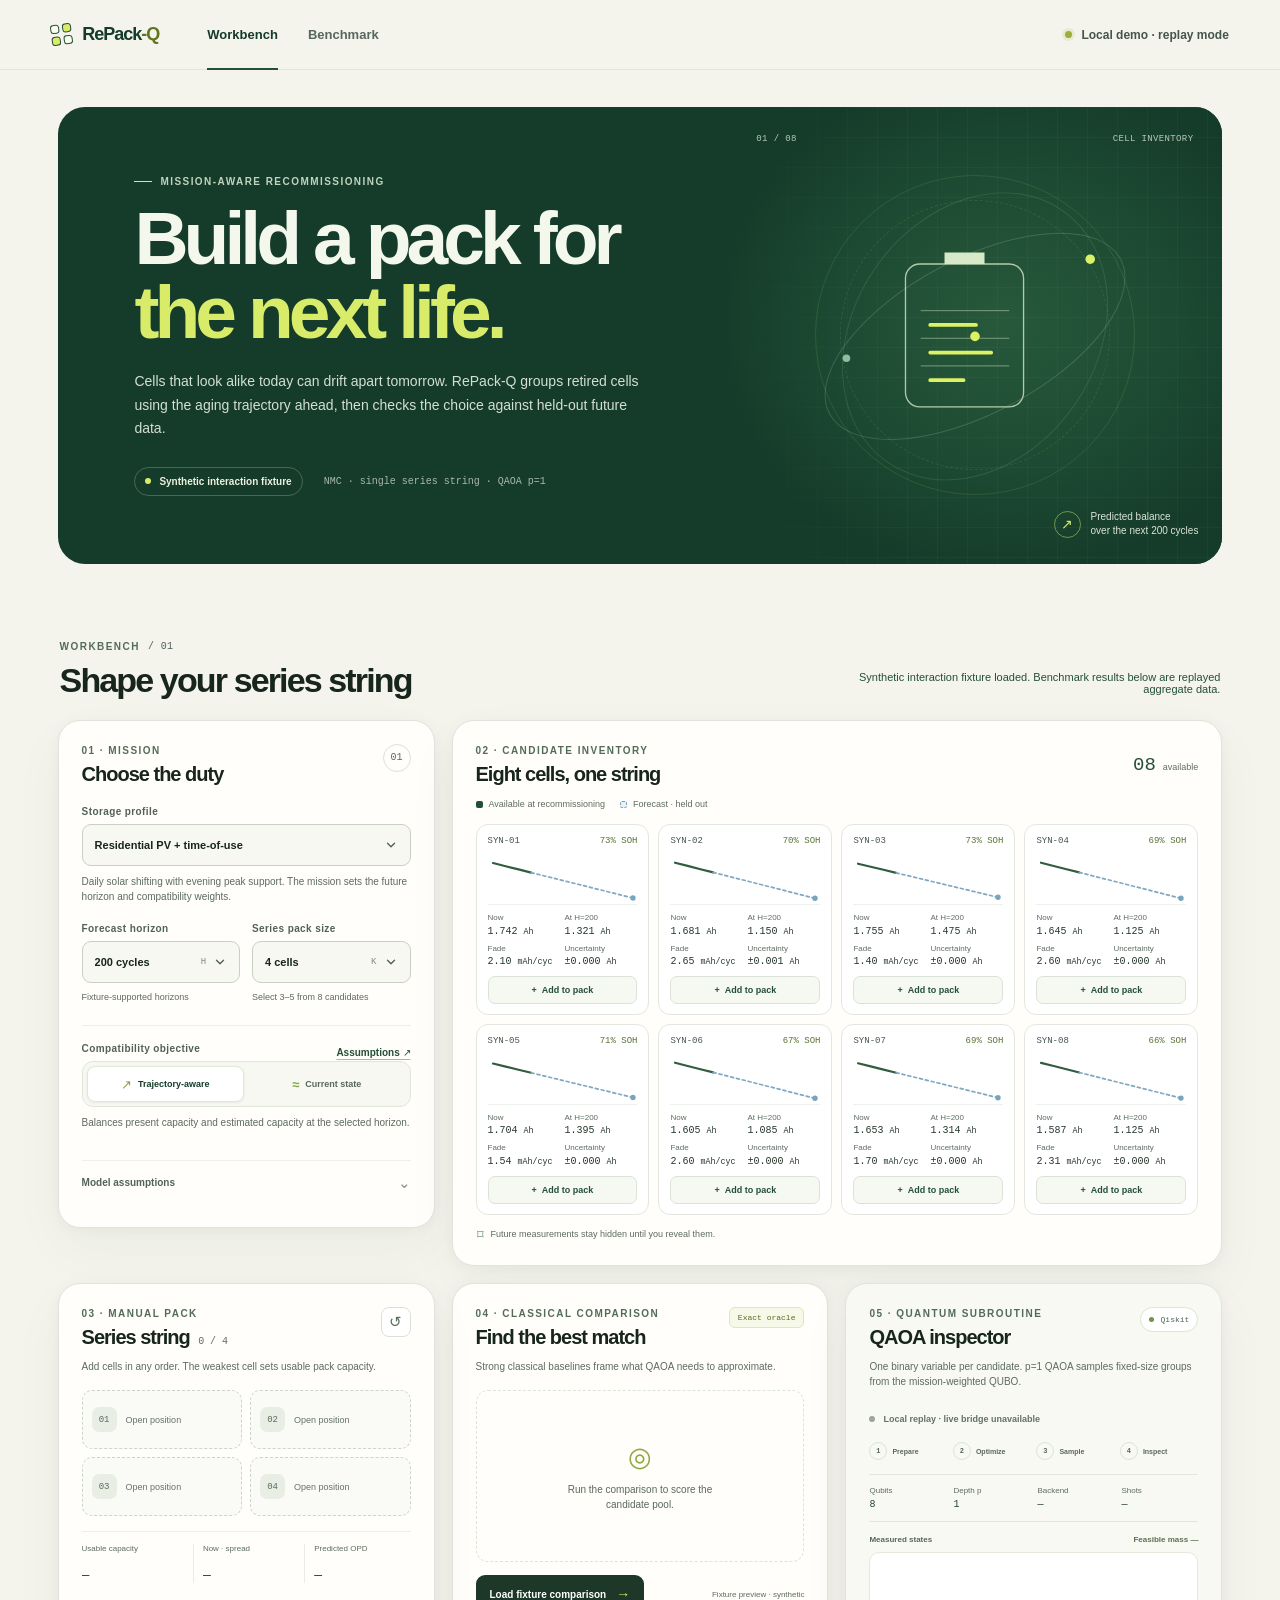
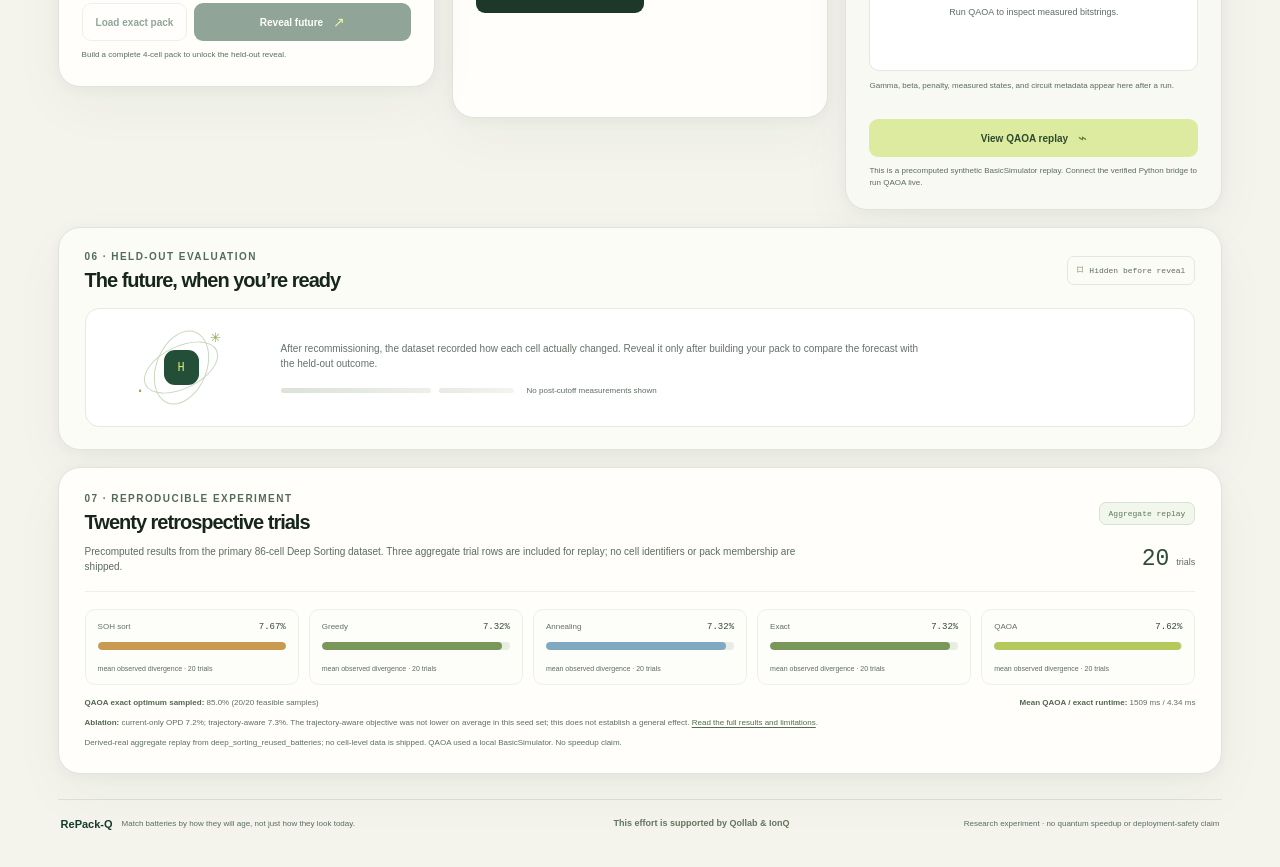
<file: web/index.html>
<!doctype html>
<html lang="en">
  <head>
    <meta charset="utf-8">
    <meta name="viewport" content="width=device-width, initial-scale=1">
    <meta name="color-scheme" content="light">
    <meta name="theme-color" content="#f4f4ec">
    <meta name="description" content="A mission-aware quantum recommissioning experiment for second-life EV batteries.">
    <title>RePack-Q · Battery recommissioning studio</title>
    <link rel="stylesheet" href="styles.css">
    <script type="module" src="js/app.js"></script>
  </head>
  <body>
    <a class="skip-link" href="#main-content">Skip to workspace</a>
    <header class="topbar">
      <a class="brand" href="#top" aria-label="RePack-Q home">
        <span class="brand-mark" aria-hidden="true"><i></i><i></i><i></i><i></i></span>
        <span>RePack<span class="brand-q">-Q</span></span>
      </a>
      <nav class="top-nav" aria-label="Main navigation">
        <a class="nav-link active" href="#workspace">Workbench</a>
        <a class="nav-link" href="#benchmark">Benchmark</a>
      </nav>
      <div class="top-meta">
        <span class="runtime-dot" id="runtime-dot" aria-hidden="true"></span>
        <span id="runtime-label">Local demo</span>
      </div>
    </header>

    <main id="main-content" class="page-shell">
      <section class="hero" id="top" aria-labelledby="page-title">
        <div class="hero-copy">
          <p class="eyebrow"><span class="eyebrow-line"></span> Mission-aware recommissioning</p>
          <h1 id="page-title">Build a pack for<br><em>the next life.</em></h1>
          <p class="hero-lede">Cells that look alike today can drift apart tomorrow. RePack-Q groups retired cells using the aging trajectory ahead, then checks the choice against held-out future data.</p>
          <div class="hero-foot">
            <span class="dataset-pill"><span class="pill-dot"></span><span id="data-classification">Synthetic interaction fixture</span></span>
            <span class="hero-meta">NMC · single series string · QAOA p=1</span>
          </div>
        </div>
        <div class="hero-art" aria-hidden="true">
          <div class="orb orb-one"></div><div class="orb orb-two"></div>
          <div class="hero-art-caption"><span>01 / 08</span><span>cell inventory</span></div>
          <svg class="hero-orbit" viewBox="0 0 420 360" fill="none">
            <ellipse cx="210" cy="181" rx="173" ry="81" transform="rotate(-28 210 181)" stroke="currentColor" stroke-opacity=".18" />
            <ellipse cx="210" cy="181" rx="127" ry="161" transform="rotate(35 210 181)" stroke="currentColor" stroke-opacity=".12" />
            <circle cx="331" cy="100" r="5" fill="#dcf163"/><circle cx="75" cy="204" r="4" fill="#8dbe9f"/>
            <path d="M152 105h94a15 15 0 0 1 15 15v120a15 15 0 0 1-15 15h-94a15 15 0 0 1-15-15V120a15 15 0 0 1 15-15Z" stroke="#d7e9c9" stroke-opacity=".8" stroke-width="1.4" />
            <path d="M178 93h42v12h-42z" fill="#d7e9c9"/><path d="M153 154h93M153 183h93M153 212h93" stroke="#d7e9c9" stroke-opacity=".5"/>
            <path d="M163 169h48M163 198h64M163 227h35" stroke="#dcf163" stroke-width="4" stroke-linecap="round"/>
            <circle cx="210" cy="181" r="5" fill="#dcf163"/>
          </svg>
          <div class="hero-art-note"><span class="note-mark">↗</span><span>Predicted balance<br>over the next 200 cycles</span></div>
        </div>
      </section>

      <div class="workspace-heading" id="workspace">
        <div>
          <p class="eyebrow">Workbench <span class="eyebrow-index">/ 01</span></p>
          <h2>Shape your series string</h2>
        </div>
        <div class="workspace-status" id="workspace-status" role="status" aria-live="polite">Loading decision-time inventory…</div>
      </div>

      <div class="workspace-grid">
        <section class="panel mission-panel" aria-labelledby="mission-title">
          <div class="section-heading">
            <div><p class="eyebrow">01 · Mission</p><h3 id="mission-title">Choose the duty</h3></div>
            <span class="step-number">01</span>
          </div>
          <label class="field-label" for="mission-select">Storage profile</label>
          <select id="mission-select" class="select-control">
            <option value="pv_tou">Residential PV + time-of-use</option>
            <option value="frequency_response">Frequency response · experimental</option>
          </select>
          <p class="field-help" id="mission-description">Daily solar shifting with evening peak support. The mission sets the future horizon and compatibility weights.</p>

          <div class="field-row">
            <div class="field-group">
              <label class="field-label" for="horizon-select">Forecast horizon</label>
              <div class="select-suffix"><select id="horizon-select" class="select-control" aria-describedby="horizon-help"><option value="100">100 cycles</option><option value="150">150 cycles</option><option value="200" selected>200 cycles</option></select><span>H</span></div>
              <span class="field-help compact" id="horizon-help">Fixture-supported horizons</span>
            </div>
            <div class="field-group">
              <label class="field-label" for="pack-size-select">Series pack size</label>
              <div class="select-suffix"><select id="pack-size-select" class="select-control" aria-describedby="pack-size-help"><option value="3">3 cells</option><option value="4" selected>4 cells</option><option value="5">5 cells</option></select><span>K</span></div>
              <span class="field-help compact" id="pack-size-help">Select 3–5 from 8 candidates</span>
            </div>
          </div>

          <div class="objective-block">
            <div class="subheading-row"><span class="field-label">Compatibility objective</span><button class="text-button" type="button" data-action="open-assumptions">Assumptions ↗</button></div>
            <div class="segmented" role="group" aria-label="Compatibility objective">
              <button class="segment active" type="button" data-objective="trajectory_aware" aria-pressed="true"><span class="segment-icon">↗</span><span>Trajectory-aware</span></button>
              <button class="segment" type="button" data-objective="current_only" aria-pressed="false"><span class="segment-icon">≈</span><span>Current state</span></button>
            </div>
            <p class="field-help objective-help" id="objective-copy">Balances present capacity and estimated capacity at the selected horizon.</p>
          </div>

          <details class="assumptions" id="assumptions">
            <summary><span>Model assumptions</span><span class="summary-chevron" aria-hidden="true">⌄</span></summary>
            <div class="assumptions-body">
              <p>PV + TOU is the default mission. The 200-cycle horizon and objective weights are explicit modeling assumptions, not universal battery constants.</p>
              <dl><div><dt>Current capacity match</dt><dd>0.30</dd></div><div><dt>Resistance match</dt><dd>0.20</dd></div><div><dt>Future capacity match</dt><dd>0.35</dd></div><div><dt>Health reward</dt><dd>0.10</dd></div><div><dt>Forecast uncertainty</dt><dd>0.05</dd></div><div><dt>Temperature match</dt><dd>0.00</dd></div></dl>
              <p class="assumption-foot">Weights are normalized per candidate pool. The demo does not simulate a household load trace or certify battery safety.</p>
            </div>
          </details>
        </section>

        <section class="panel inventory-panel" aria-labelledby="inventory-title">
          <div class="section-heading inventory-heading">
            <div><p class="eyebrow">02 · Candidate inventory</p><h3 id="inventory-title">Eight cells, one string</h3></div>
            <span class="inventory-count"><strong id="inventory-count">08</strong><span>available</span></span>
          </div>
          <div class="inventory-key"><span><i class="key-dot current-dot"></i>Available at recommissioning</span><span><i class="key-dot forecast-dot"></i>Forecast · held out</span></div>
          <div class="candidate-grid" id="candidate-grid" aria-label="Candidate cells"></div>
          <p class="inventory-note"><span class="lock-icon" aria-hidden="true">⌑</span> Future measurements stay hidden until you reveal them.</p>
        </section>

        <section class="panel pack-panel" aria-labelledby="pack-title">
          <div class="section-heading">
            <div><p class="eyebrow">03 · Manual pack</p><h3 id="pack-title">Series string <span class="title-count" id="pack-title-count">0 / 4</span></h3></div>
            <button class="icon-button" type="button" data-action="clear-pack" aria-label="Clear manual pack" title="Clear pack">↺</button>
          </div>
          <p class="panel-intro">Add cells in any order. The weakest cell sets usable pack capacity.</p>
          <div class="pack-tray" id="pack-tray" aria-label="Manual series pack slots"></div>
          <div class="pack-metrics" id="manual-metrics" aria-live="polite"></div>
          <div class="pack-actions">
            <button class="button button-quiet" type="button" data-action="use-exact" disabled id="use-exact-button">Load exact pack</button>
            <button class="button button-primary" type="button" data-action="reveal" disabled id="reveal-button"><span>Reveal future</span><span aria-hidden="true">↗</span></button>
          </div>
          <p class="button-note" id="reveal-note">Build a complete pack to unlock the held-out reveal.</p>
        </section>

        <section class="panel compare-panel" aria-labelledby="compare-title">
          <div class="section-heading">
            <div><p class="eyebrow">04 · Classical comparison</p><h3 id="compare-title">Find the best match</h3></div>
            <span class="exact-tag">Exact oracle</span>
          </div>
          <p class="panel-intro">Strong classical baselines frame what QAOA needs to approximate.</p>
          <div class="algorithm-list" id="algorithm-list">
            <div class="empty-result"><span class="empty-mark">◎</span><p>Run the comparison to score the candidate pool.</p></div>
          </div>
          <div class="comparison-footer">
            <button class="button button-dark" type="button" data-action="run-classical" id="run-classical-button"><span>Run classical solvers</span><span aria-hidden="true">→</span></button>
            <span id="comparison-label" class="result-source">Fixture preview · synthetic</span>
          </div>
        </section>

        <section class="panel quantum-panel" aria-labelledby="quantum-title">
          <div class="section-heading">
            <div><p class="eyebrow">05 · Quantum subroutine</p><h3 id="quantum-title">QAOA inspector</h3></div>
            <span class="quantum-chip"><span class="quantum-chip-dot"></span> Qiskit</span>
          </div>
          <p class="panel-intro">One binary variable per candidate. p=1 QAOA samples fixed-size groups from the mission-weighted QUBO.</p>
          <div class="quantum-state" id="quantum-state" role="status" aria-live="polite"><span class="state-pulse"></span><span>Waiting for a run</span></div>
          <div class="qaoa-stages" aria-label="QAOA run stages">
            <div class="stage" data-stage="preparing"><span>1</span><span>Prepare</span></div>
            <div class="stage" data-stage="parameter_optimization"><span>2</span><span>Optimize</span></div>
            <div class="stage" data-stage="sampling"><span>3</span><span>Sample</span></div>
            <div class="stage" data-stage="complete"><span>4</span><span>Inspect</span></div>
          </div>
          <div class="inspector-grid" id="inspector-grid">
            <div><span>Qubits</span><strong id="inspector-qubits">8</strong></div><div><span>Depth p</span><strong id="inspector-depth">1</strong></div><div><span>Backend</span><strong id="inspector-backend">—</strong></div><div><span>Shots</span><strong id="inspector-shots">—</strong></div>
          </div>
          <div class="probability-heading"><span>Measured states</span><span id="feasible-mass">Feasible mass —</span></div>
          <div class="probability-chart" id="probability-chart" role="group" aria-label="QAOA measured bitstrings and their probabilities"><div class="chart-empty">Run QAOA to inspect measured bitstrings.</div></div>
          <div class="qaoa-details" id="qaoa-details"></div>
          <button class="button button-quantum" type="button" data-action="run-qaoa" id="run-qaoa-button"><span>Run QAOA</span><span aria-hidden="true">⌁</span></button>
          <p class="button-note" id="qaoa-note">Local fixture mode shows a precomputed QAOA replay. Live runs require the registered Python bridge.</p>
        </section>

        <section class="panel reveal-panel" aria-labelledby="reveal-title">
          <div class="reveal-header">
            <div><p class="eyebrow">06 · Held-out evaluation</p><h3 id="reveal-title">The future, when you’re ready</h3></div>
            <span class="heldout-badge"><span>⌑</span> Hidden before reveal</span>
          </div>
          <div class="reveal-body" id="reveal-body">
            <div class="reveal-illustration" aria-hidden="true"><span class="reveal-ring ring-a"></span><span class="reveal-ring ring-b"></span><span class="reveal-core">H</span><span class="reveal-star star-a">✳</span><span class="reveal-star star-b">·</span></div>
            <div class="reveal-copy"><p>After recommissioning, the dataset recorded how each cell actually changed. Reveal it only after building your pack to compare the forecast with the held-out outcome.</p><div class="reveal-placeholder" id="reveal-placeholder"><span class="placeholder-line"></span><span class="placeholder-line short"></span><span class="placeholder-label">No post-cutoff measurements shown</span></div></div>
          </div>
          <div class="revealed-results" id="revealed-results" hidden></div>
        </section>

        <section class="panel benchmark-panel" id="benchmark" aria-labelledby="benchmark-title">
          <div class="section-heading benchmark-heading">
            <div><p class="eyebrow">07 · Reproducible experiment</p><h3 id="benchmark-title">Twenty retrospective trials</h3></div>
            <span class="replay-badge">Aggregate replay</span>
          </div>
          <div class="benchmark-intro"><p>Precomputed results from the primary 86-cell Deep Sorting dataset. Three aggregate trial rows are included for replay; no cell identifiers or pack membership are shipped.</p><span class="benchmark-stat"><strong id="trial-count">20</strong><small>trials</small></span></div>
          <div class="benchmark-chart" id="benchmark-chart" role="list" aria-label="Mean observed pack divergence by algorithm"></div>
          <div class="benchmark-foot" id="benchmark-foot"></div>
        </section>
      </div>

      <footer class="page-footer">
        <div><strong>RePack-Q</strong><span>Match batteries by how they will age, not just how they look today.</span></div>
        <p>This effort is supported by Qollab &amp; IonQ</p>
        <span class="footer-limit">Research experiment · no quantum speedup or deployment-safety claim</span>
      </footer>
    </main>

    <div class="toast-region" id="toast-region" aria-live="polite" aria-atomic="true"></div>
  </body>
</html>
</file>
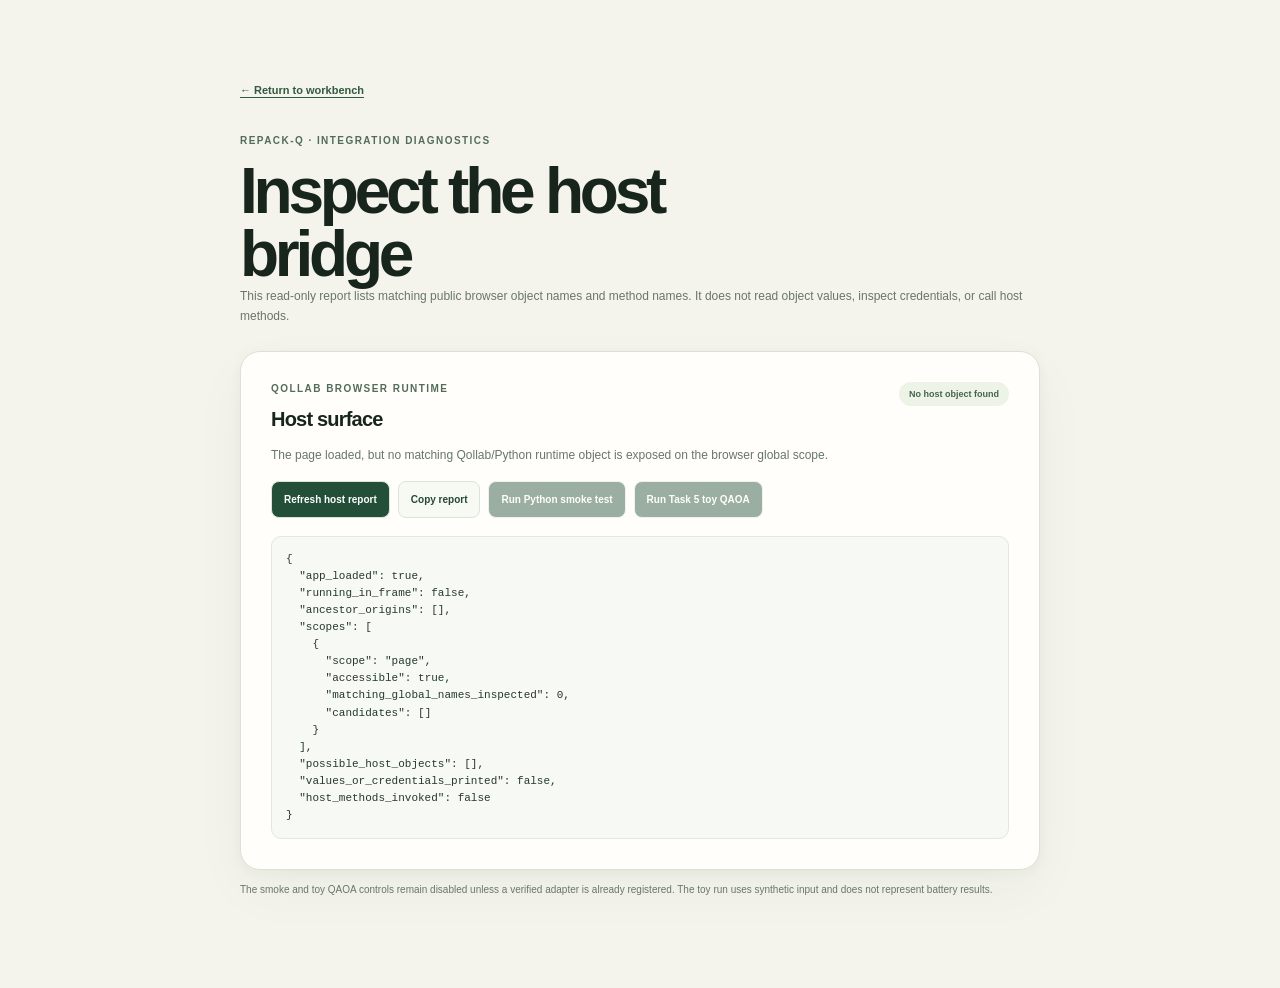
<file: web/runtime-probe.html>
<!doctype html>
<html lang="en">
  <head>
    <meta charset="utf-8">
    <meta name="viewport" content="width=device-width, initial-scale=1">
    <meta name="color-scheme" content="light">
    <title>RePack-Q · Runtime diagnostics</title>
    <link rel="stylesheet" href="styles.css">
    <script defer src="js/runtimeProbe.js"></script>
  </head>
  <body>
    <main class="probe-shell">
      <a class="probe-back" href="index.html">← Return to workbench</a>
      <header class="probe-heading">
        <p class="eyebrow">RePack-Q · integration diagnostics</p>
        <h1>Inspect the host bridge</h1>
        <p class="probe-lede">This read-only report lists matching public browser object names and method names. It does not read object values, inspect credentials, or call host methods.</p>
      </header>
      <section class="probe-card" aria-labelledby="probe-title">
        <div class="probe-card-heading">
          <div><p class="eyebrow">Qollab browser runtime</p><h2 id="probe-title">Host surface</h2></div>
          <span id="runtime-state" class="probe-state" role="status" aria-live="polite">Inspecting…</span>
        </div>
        <p id="runtime-copy" class="probe-copy">The report checks the page and accessible parent frame for likely Python or backend objects.</p>
        <div class="probe-actions">
          <button id="inspect-button" type="button">Refresh host report</button>
          <button id="copy-button" class="secondary" type="button">Copy report</button>
          <button id="smoke-button" type="button" disabled>Run Python smoke test</button>
          <button id="qaoa-button" type="button" disabled>Run Task 5 toy QAOA</button>
        </div>
        <pre id="runtime-result" aria-label="Runtime diagnostic report" tabindex="0">Waiting for the host report…</pre>
      </section>
      <p class="probe-footnote">The smoke and toy QAOA controls remain disabled unless a verified adapter is already registered. The toy run uses synthetic input and does not represent battery results.</p>
    </main>
    <style>
      body { background: #f4f4ec; }
      .probe-shell { width: min(800px, calc(100% - 32px)); margin: 0 auto; padding: clamp(30px, 7vw, 80px) 0; }
      .probe-back { display: inline-block; margin-bottom: 38px; color: #315b3e; font-size: 11px; font-weight: 700; text-decoration-thickness: 1px; text-underline-offset: 3px; }
      .probe-heading { margin-bottom: 25px; }
      .probe-heading h1 { max-width: 15ch; color: #17251d; font-size: clamp(38px, 7vw, 64px); }
      .probe-lede, .probe-copy, .probe-footnote { color: #68766d; font-size: 12px; line-height: 1.65; }
      .probe-card { padding: clamp(18px, 4vw, 30px); border: 1px solid #dce1d7; border-radius: 20px; background: #fffefa; box-shadow: var(--shadow-panel); }
      .probe-card-heading { display: flex; align-items: flex-start; justify-content: space-between; gap: 15px; }
      .probe-card-heading h2 { margin: 0; font-size: 20px; letter-spacing: -.04em; }
      .probe-state { padding: 7px 10px; border-radius: 99px; background: #edf3e7; color: #47634f; font-size: 9px; font-weight: 750; }
      .probe-copy { margin: 15px 0; }
      .probe-actions { display: flex; flex-wrap: wrap; gap: 8px; }
      .probe-actions button { min-height: 37px; padding: 0 12px; border: 1px solid #dce4d9; border-radius: 8px; background: #234f38; color: #fff; cursor: pointer; font-size: 10px; font-weight: 750; }
      .probe-actions button.secondary { background: #f7f9f3; color: #264738; }
      .probe-actions button:disabled { opacity: .45; cursor: not-allowed; }
      .probe-actions button:focus-visible, #runtime-result:focus-visible { outline: 3px solid #a1bd4b; outline-offset: 3px; }
      #runtime-result { max-height: 430px; overflow: auto; margin: 18px 0 0; padding: 14px; border: 1px solid #e2e8de; border-radius: 10px; background: #f7f9f4; color: #26382d; font: 11px/1.55 "DM Mono", ui-monospace, monospace; white-space: pre-wrap; overflow-wrap: anywhere; }
      .probe-footnote { margin-top: 12px; font-size: 10px; }
      @media (max-width: 480px) { .probe-card-heading { flex-direction: column; } .probe-actions button { flex: 1 1 100%; } }
    </style>
  </body>
</html>
</file>
<file: web/styles.css>
:root {
  color-scheme: light;
  --paper: #f4f4ec;
  --paper-deep: #e9ebe1;
  --surface: #fffefa;
  --surface-soft: #f8f8f2;
  --ink: #17251d;
  --ink-soft: #46554b;
  --muted: #5d6b61;
  --line: #dce1d7;
  --line-dark: #c8d0c5;
  --forest: #234f38;
  --forest-deep: #153b2a;
  --forest-darker: #102f22;
  --leaf: #d8ec6a;
  --leaf-dark: #a6c342;
  --mint: #e7f0e5;
  --blue: #7aa7be;
  --warning: #93601c;
  --warning-bg: #fff4de;
  --error: #973c33;
  --error-bg: #fff0ed;
  --radius-lg: 22px;
  --radius-md: 15px;
  --radius-sm: 10px;
  --shadow-panel: 0 3px 14px rgb(22 47 30 / 4%), 0 20px 55px rgb(22 47 30 / 4%);
  font-family: "DM Sans", "Avenir Next", Avenir, "Segoe UI", sans-serif;
  color: var(--ink);
  background: var(--paper);
  font-synthesis: none;
  text-rendering: optimizeLegibility;
  -webkit-font-smoothing: antialiased;
  -moz-osx-font-smoothing: grayscale;
}

* { box-sizing: border-box; }
html { min-width: 320px; scroll-behavior: smooth; }
body { min-width: 320px; margin: 0; background: var(--paper); }
button, select { font: inherit; }
button { color: inherit; }
a { color: inherit; }
[hidden] { display: none !important; }

.skip-link { position: absolute; z-index: 30; top: 10px; left: 12px; transform: translateY(-160%); padding: 10px 14px; border-radius: 8px; background: var(--leaf); color: var(--ink); font-weight: 700; }
.skip-link:focus { transform: translateY(0); }
.topbar { position: sticky; z-index: 20; top: 0; display: flex; height: 70px; align-items: center; gap: 48px; padding: 0 max(4vw, calc((100vw - 1450px) / 2)); border-bottom: 1px solid rgb(220 225 215 / 84%); background: rgb(244 244 236 / 94%); backdrop-filter: blur(16px); }
.brand { display: inline-flex; align-items: center; gap: 10px; color: var(--forest-deep); font-family: "Manrope", "Avenir Next", sans-serif; font-size: 18px; font-weight: 800; letter-spacing: -.055em; text-decoration: none; white-space: nowrap; }
.brand-q { color: #61751d; }
.brand-mark { display: grid; width: 21px; height: 21px; grid-template: repeat(2, 1fr) / repeat(2, 1fr); gap: 3px; transform: rotate(-8deg); }
.brand-mark i { display: block; border: 1.5px solid var(--forest); border-radius: 3px; background: #faffed; }
.brand-mark i:nth-child(2), .brand-mark i:nth-child(3) { background: var(--leaf); }
.top-nav { display: flex; height: 100%; align-items: center; gap: 30px; }
.nav-link { position: relative; display: inline-flex; height: 100%; align-items: center; color: #58675d; font-size: 13px; font-weight: 650; text-decoration: none; transition: color 160ms ease; }
.nav-link:hover, .nav-link.active { color: var(--forest-deep); }
.nav-link.active::after { position: absolute; right: 0; bottom: -1px; left: 0; height: 2px; background: var(--forest); content: ""; }
.top-meta { display: inline-flex; align-items: center; gap: 9px; margin-left: auto; color: var(--ink-soft); font-size: 12px; font-weight: 650; }
.runtime-dot, .pill-dot, .quantum-chip-dot { width: 7px; height: 7px; flex: 0 0 auto; border-radius: 50%; background: #9caf3a; box-shadow: 0 0 0 3px rgb(156 175 58 / 15%); }
.runtime-dot.connected { background: #2c9561; box-shadow: 0 0 0 3px rgb(44 149 97 / 15%); }
.runtime-dot.error { background: #bd5044; box-shadow: 0 0 0 3px rgb(189 80 68 / 15%); }

.page-shell { width: min(1450px, calc(100% - 9vw)); margin: 0 auto; }
.hero { position: relative; display: grid; min-height: 388px; grid-template-columns: minmax(0, 1.15fr) minmax(330px, .85fr); overflow: hidden; margin: 37px 0 76px; border-radius: 27px; background: var(--forest-deep); color: #f4f7ec; }
.hero-copy { position: relative; z-index: 2; padding: clamp(34px, 5.3vw, 76px) clamp(28px, 6vw, 84px); }
.eyebrow { display: flex; align-items: center; gap: 8px; margin: 0 0 13px; color: #536c59; font-size: 10px; font-weight: 800; letter-spacing: .145em; line-height: 1.3; text-transform: uppercase; }
.hero .eyebrow { color: #c1d3bd; }
.hero .eyebrow-index { color: #c1d3bd; }
.eyebrow-line { width: 18px; height: 1px; background: var(--leaf); }
.eyebrow-index { color: #526158; font-family: "DM Mono", ui-monospace, monospace; font-size: 10px; font-weight: 500; letter-spacing: .04em; }
h1, h2, h3, p { margin-top: 0; }
h1, h2, h3 { font-family: "Manrope", "Avenir Next", "Segoe UI", sans-serif; }
h1 { max-width: 600px; margin: 0; font-size: clamp(43px, 6vw, 75px); font-weight: 650; letter-spacing: -.066em; line-height: .99; }
h1 em { color: var(--leaf); font-style: normal; }
.hero-lede { max-width: 570px; margin: 21px 0 26px; color: #d4dfd3; font-size: 14px; line-height: 1.68; }
.hero-foot { display: flex; align-items: center; flex-wrap: wrap; gap: 12px 21px; }
.dataset-pill { display: inline-flex; min-height: 29px; align-items: center; gap: 8px; padding: 0 10px; border: 1px solid rgb(223 237 208 / 25%); border-radius: 99px; color: #ecf1df; font-size: 10px; font-weight: 700; }
.dataset-pill .pill-dot { width: 6px; height: 6px; background: var(--leaf); box-shadow: none; }
.hero-meta { color: #aab9ae; font-family: "DM Mono", ui-monospace, monospace; font-size: 10px; }
.hero-art { position: relative; display: grid; min-height: 300px; place-items: center; overflow: hidden; background: radial-gradient(ellipse at 56% 47%, #28593b 0, #1c4a32 43%, #153b2a 75%); }
.hero-art::before { position: absolute; inset: 0; background-image: linear-gradient(rgb(217 236 106 / 4%) 1px, transparent 1px), linear-gradient(90deg, rgb(217 236 106 / 4%) 1px, transparent 1px); background-size: 30px 30px; mask-image: linear-gradient(90deg, transparent, #000 34%, #000); content: ""; }
.hero-art svg { position: relative; z-index: 1; width: min(90%, 400px); color: #d7e9c9; }
.orb { position: absolute; border: 1px solid rgb(220 241 117 / 11%); border-radius: 50%; }
.orb-one { width: 320px; height: 320px; }
.orb-two { width: 270px; height: 270px; border-style: dashed; }
.hero-art-caption { position: absolute; z-index: 2; top: 27px; right: 29px; left: 29px; display: flex; justify-content: space-between; color: #b6c7b7; font-family: "DM Mono", ui-monospace, monospace; font-size: 9px; letter-spacing: .04em; text-transform: uppercase; }
.hero-art-note { position: absolute; z-index: 2; right: 24px; bottom: 25px; display: flex; align-items: center; gap: 10px; color: #d9e5d7; font-size: 10px; line-height: 1.45; }
.note-mark { display: grid; width: 27px; height: 27px; place-items: center; border: 1px solid rgb(217 241 106 / 47%); border-radius: 50%; color: var(--leaf); font-size: 14px; }

.workspace-heading { display: flex; align-items: end; justify-content: space-between; gap: 20px; margin: 0 2px 20px; scroll-margin-top: 92px; }
.workspace-heading .eyebrow { margin-bottom: 8px; }
.workspace-heading h2 { margin: 0; font-size: clamp(24px, 3vw, 34px); font-weight: 700; letter-spacing: -.055em; }
.workspace-status { max-width: 400px; padding-bottom: 5px; color: var(--muted); font-size: 11px; text-align: right; }
.workspace-status[data-kind="success"] { color: var(--forest); }
.workspace-status[data-kind="error"] { color: var(--error); }
.workspace-grid { display: grid; grid-template-columns: repeat(12, minmax(0, 1fr)); align-items: start; gap: 17px; }
.panel { min-width: 0; padding: 23px; border: 1px solid #e0e4dc; border-radius: var(--radius-lg); background: var(--surface); box-shadow: var(--shadow-panel); }
.mission-panel { grid-column: span 4; }
.inventory-panel { grid-column: span 8; }
.pack-panel { grid-column: span 4; }
.compare-panel { grid-column: span 4; }
.quantum-panel { grid-column: span 4; }
.reveal-panel, .benchmark-panel { grid-column: 1 / -1; }
.section-heading { display: flex; min-height: 42px; align-items: flex-start; justify-content: space-between; gap: 12px; margin-bottom: 20px; }
.section-heading .eyebrow, .reveal-header .eyebrow { margin-bottom: 6px; }
.section-heading h3, .reveal-header h3 { margin: 0; font-size: 20px; font-weight: 720; letter-spacing: -.05em; line-height: 1.18; }
.step-number { display: grid; width: 28px; height: 28px; place-items: center; border: 1px solid var(--line); border-radius: 50%; color: #59675e; font-family: "DM Mono", ui-monospace, monospace; font-size: 10px; }
.field-label { display: block; margin: 0 0 7px; color: #526158; font-size: 10px; font-weight: 750; letter-spacing: .04em; }
.select-control { width: 100%; min-height: 42px; padding: 0 35px 0 12px; appearance: none; border: 1px solid var(--line-dark); border-radius: 9px; background: var(--surface-soft) url("data:image/svg+xml,%3Csvg xmlns='http://www.w3.org/2000/svg' width='14' height='14' viewBox='0 0 14 14' fill='none'%3E%3Cpath d='m3.5 5.25 3.5 3.5 3.5-3.5' stroke='%23526158' stroke-width='1.4' stroke-linecap='round' stroke-linejoin='round'/%3E%3C/svg%3E") no-repeat right 12px center; color: var(--ink); font-size: 11px; font-weight: 650; }
.select-control:hover { border-color: #9aa99b; }
.select-control:focus-visible, button:focus-visible, a:focus-visible, summary:focus-visible { outline: 3px solid #a1bd4b; outline-offset: 3px; }
.field-help { display: block; margin: 8px 0 0; color: var(--muted); font-size: 10px; line-height: 1.5; }
.field-row { display: grid; grid-template-columns: 1fr 1fr; gap: 12px; margin-top: 19px; }
.field-group { min-width: 0; }
.select-suffix { position: relative; }
.select-suffix .select-control { padding-right: 45px; }
.select-suffix > span { position: absolute; top: 50%; right: 34px; transform: translateY(-50%); color: #7d8a81; font-family: "DM Mono", ui-monospace, monospace; font-size: 9px; pointer-events: none; }
.field-help.compact { min-height: 15px; font-size: 9px; }
.objective-block { margin-top: 19px; padding-top: 17px; border-top: 1px solid #edf0e9; }
.subheading-row { display: flex; align-items: center; justify-content: space-between; gap: 10px; }
.text-button { padding: 3px 0; border: 0; background: transparent; color: var(--forest); cursor: pointer; font-size: 10px; font-weight: 750; text-decoration: underline; text-decoration-color: #a8c271; text-underline-offset: 3px; }
.segmented { display: grid; grid-template-columns: 1fr 1fr; gap: 4px; padding: 4px; border: 1px solid #e1e6dc; border-radius: 11px; background: #f6f8f1; }
.segment { display: flex; min-height: 36px; align-items: center; justify-content: center; gap: 6px; padding: 4px 8px; border: 1px solid transparent; border-radius: 8px; background: transparent; color: #59685d; cursor: pointer; font-size: 9px; font-weight: 700; transition: color 150ms ease, background 150ms ease, box-shadow 150ms ease; }
.segment:hover { color: var(--ink); }
.segment.active { border-color: #e0e7d9; background: #fff; box-shadow: 0 1px 3px rgb(35 79 56 / 7%); color: var(--forest-deep); }
.segment-icon { color: #85a447; font-size: 13px; }
.objective-help { min-height: 29px; }
.assumptions { margin-top: 16px; border-top: 1px solid #edf0e9; }
.assumptions summary { display: flex; min-height: 43px; align-items: center; justify-content: space-between; color: #536359; cursor: pointer; font-size: 10px; font-weight: 750; list-style: none; }
.assumptions summary::-webkit-details-marker { display: none; }
.summary-chevron { color: #829087; font-size: 15px; transition: transform 180ms ease; }
.assumptions[open] .summary-chevron { transform: rotate(180deg); }
.assumptions-body { padding: 0 0 3px; color: var(--muted); font-size: 10px; line-height: 1.55; }
.assumptions-body p { margin: 0 0 10px; }
.assumptions-body dl { margin: 0; }
.assumptions-body dl div { display: flex; justify-content: space-between; gap: 12px; padding: 4px 0; border-bottom: 1px solid #eff1eb; }
.assumptions-body dt { color: #526158; }
.assumptions-body dd { margin: 0; color: var(--forest); font-family: "DM Mono", ui-monospace, monospace; }
.assumptions-body .assumption-foot { margin-top: 10px; color: #75827a; font-size: 9px; }

.inventory-heading { align-items: center; margin-bottom: 13px; }
.inventory-count { display: flex; align-items: baseline; gap: 7px; color: #5e6d62; font-size: 9px; }
.inventory-count strong { color: var(--forest); font-family: "DM Mono", ui-monospace, monospace; font-size: 19px; font-weight: 500; }
.inventory-key { display: flex; align-items: center; flex-wrap: wrap; gap: 7px 15px; margin-bottom: 15px; color: #5e6d62; font-size: 9px; }
.inventory-key > span { display: inline-flex; align-items: center; gap: 6px; }
.key-dot { width: 7px; height: 7px; border-radius: 2px; }
.current-dot { background: var(--forest); }
.forecast-dot { border: 1px dashed #789fba; background: #e6f1f5; }
.candidate-grid { display: grid; grid-template-columns: repeat(4, minmax(0, 1fr)); gap: 9px; }
.cell-card { position: relative; min-width: 0; padding: 11px 11px 10px; border: 1px solid #e3e7df; border-radius: 12px; background: #fff; transition: border-color 160ms ease, box-shadow 160ms ease, transform 160ms ease, background 160ms ease; }
.cell-card:hover, .cell-card:focus-within { transform: translateY(-2px); border-color: #a8bb9d; box-shadow: 0 7px 17px rgb(32 69 46 / 7%); }
.cell-card.in-pack { border-color: #618b6b; background: #f7fbf2; box-shadow: inset 0 0 0 1px rgb(97 139 107 / 10%); }
.cell-card-head { display: flex; align-items: center; justify-content: space-between; gap: 4px; }
.cell-id { overflow: hidden; color: var(--ink-soft); font-family: "DM Mono", ui-monospace, monospace; font-size: 9px; font-weight: 500; text-overflow: ellipsis; white-space: nowrap; }
.cell-health { color: #587233; font-family: "DM Mono", ui-monospace, monospace; font-size: 9px; }
.cell-battery { position: relative; height: 49px; margin: 10px 0 8px; border-bottom: 1px solid #edf0eb; }
.cell-battery svg { width: 100%; height: 49px; overflow: visible; }
.cell-card-stats { display: grid; grid-template-columns: 1fr 1fr; gap: 7px 4px; }
.cell-stat span, .metric-label { display: block; color: #5e6d62; font-size: 8px; line-height: 1.3; }
.cell-stat strong { display: block; margin-top: 2px; color: #26372c; font-family: "DM Mono", ui-monospace, monospace; font-size: 10px; font-weight: 500; }
.cell-add { display: flex; width: 100%; min-height: 28px; align-items: center; justify-content: center; gap: 5px; margin-top: 9px; border: 1px solid #dbe3d8; border-radius: 7px; background: #f6f8f2; color: var(--forest); cursor: pointer; font-size: 9px; font-weight: 750; transition: background 130ms ease, border-color 130ms ease; }
.cell-add:hover:enabled { border-color: #8fa894; background: #eaf2e6; }
.cell-add:disabled { color: #89948b; cursor: not-allowed; }
.cell-add[aria-pressed="true"] { border-color: #c5d7bd; background: #e4f0dc; }
.inventory-note { display: flex; align-items: center; gap: 7px; margin: 12px 1px 0; color: #5d6c61; font-size: 9px; }
.lock-icon { color: #709374; font-size: 13px; }
.empty-candidates { grid-column: 1 / -1; padding: 35px 15px; border: 1px dashed var(--line-dark); border-radius: 12px; color: var(--muted); font-size: 11px; text-align: center; }

.pack-panel { position: relative; }
.title-count { margin-left: 4px; color: #5e6d62; font-family: "DM Mono", ui-monospace, monospace; font-size: 10px; font-weight: 500; letter-spacing: -.01em; }
.icon-button { display: grid; width: 30px; height: 30px; place-items: center; border: 1px solid var(--line); border-radius: 8px; background: #fff; color: #59705f; cursor: pointer; font-size: 15px; transition: background 140ms ease, color 140ms ease; }
.icon-button:hover:enabled { background: var(--mint); color: var(--forest-deep); }
.panel-intro { margin: -10px 0 16px; color: var(--muted); font-size: 10px; line-height: 1.5; }
.pack-tray { display: grid; grid-template-columns: repeat(2, 1fr); gap: 8px; }
.pack-slot { display: flex; min-height: 59px; align-items: center; gap: 9px; padding: 8px 9px; border: 1px dashed #ccd5c9; border-radius: 10px; background: #fafbf7; transition: transform 180ms ease, background 160ms ease, border-color 160ms ease; }
.pack-slot.filled { border-style: solid; border-color: #b8cbb4; background: #f1f7eb; animation: slot-in 180ms ease both; }
.slot-number { display: grid; width: 25px; height: 25px; flex: 0 0 auto; place-items: center; border-radius: 7px; background: #e9eee5; color: #58685d; font-family: "DM Mono", ui-monospace, monospace; font-size: 9px; }
.filled .slot-number { background: var(--forest); color: #f5f7ef; }
.slot-copy { min-width: 0; flex: 1; }
.slot-copy strong { display: block; overflow: hidden; color: #26392c; font-family: "DM Mono", ui-monospace, monospace; font-size: 9px; font-weight: 500; text-overflow: ellipsis; white-space: nowrap; }
.slot-copy span { display: block; margin-top: 3px; color: #5d6c61; font-size: 8px; }
.slot-remove { display: grid; width: 23px; height: 23px; flex: 0 0 auto; place-items: center; border: 0; border-radius: 6px; background: transparent; color: #758178; cursor: pointer; font-size: 13px; }
.slot-remove:hover { background: #e4eee0; color: var(--forest-deep); }
.slot-empty { color: #647268; font-size: 9px; }
.pack-metrics { display: grid; grid-template-columns: repeat(3, 1fr); gap: 5px; margin-top: 15px; padding: 12px 0 10px; border-top: 1px solid #edf0e9; }
.metric-cell { min-width: 0; padding-right: 5px; }
.metric-cell + .metric-cell { padding-left: 9px; border-left: 1px solid #e9ede6; }
.metric-label { min-height: 20px; font-size: 8px; }
.metric-value { display: block; overflow: hidden; margin-top: 4px; color: var(--forest-deep); font-family: "DM Mono", ui-monospace, monospace; font-size: 13px; font-weight: 500; text-overflow: ellipsis; white-space: nowrap; }
.metric-unit { display: inline; color: #5d6c61; font-family: "DM Sans", sans-serif; font-size: 8px; }
.pack-actions { display: flex; gap: 7px; margin-top: 10px; }
.button { display: inline-flex; min-height: 38px; align-items: center; justify-content: center; gap: 10px; padding: 0 13px; border: 1px solid transparent; border-radius: 9px; cursor: pointer; font-size: 10px; font-weight: 750; transition: background 140ms ease, border-color 140ms ease, color 140ms ease, transform 140ms ease; }
.button:hover:enabled { transform: translateY(-1px); }
.button:disabled { opacity: .5; cursor: not-allowed; }
.button-primary { flex: 1; background: var(--forest); color: #fff; }
.button-primary:hover:enabled { background: var(--forest-deep); }
.button-primary > span:last-child { color: var(--leaf); font-size: 14px; }
.button-quiet { border-color: #dce4d9; background: #fff; color: var(--forest); }
.button-quiet:hover:enabled { background: #f0f5ec; }
.button-note { min-height: 14px; margin: 8px 0 0; color: #5d6c61; font-size: 8px; line-height: 1.45; }

.compare-panel { min-height: 435px; }
.exact-tag { padding: 5px 8px; border: 1px solid #dce8b6; border-radius: 6px; background: #f6f9e8; color: #566a20; font-family: "DM Mono", ui-monospace, monospace; font-size: 8px; white-space: nowrap; }
.algorithm-list { display: grid; gap: 7px; }
.algorithm-row { display: grid; grid-template-columns: minmax(0, 1fr) auto; gap: 5px 9px; padding: 9px 10px; border: 1px solid #e9ece6; border-radius: 10px; background: #fdfdfa; cursor: pointer; transition: border-color 150ms ease, background 150ms ease, transform 150ms ease; }
.algorithm-row:hover, .algorithm-row:focus-visible { border-color: #aabc9f; background: #f9fcf4; }
.algorithm-row.selected { border-color: #638d6b; background: #f0f7e9; box-shadow: inset 0 0 0 1px rgb(99 141 107 / 12%); }
.algorithm-name { min-width: 0; color: #34463a; font-size: 9px; font-weight: 750; }
.algorithm-label { display: flex; align-items: center; gap: 6px; }
.algo-dot { width: 6px; height: 6px; border-radius: 50%; background: #9daf3e; }
.algorithm-row[data-algorithm="exact_enumeration"] .algo-dot { background: #284f38; }
.algorithm-row[data-algorithm="simulated_annealing"] .algo-dot { background: #779fbb; }
.algorithm-row[data-algorithm="soh_sort"] .algo-dot { background: #d7a858; }
.algorithm-metrics { margin-top: 5px; color: #5e6d62; font-family: "DM Mono", ui-monospace, monospace; font-size: 8px; }
.algorithm-metrics strong { color: #33473a; font-weight: 500; }
.algorithm-score { align-self: center; color: #617946; font-family: "DM Mono", ui-monospace, monospace; font-size: 10px; font-weight: 500; text-align: right; }
.algorithm-score small { display: block; margin-top: 3px; color: #5e6d62; font-family: "DM Sans", sans-serif; font-size: 7px; }
.algorithm-cells { grid-column: 1 / -1; overflow: hidden; color: #5e6d62; font-family: "DM Mono", ui-monospace, monospace; font-size: 8px; text-overflow: ellipsis; white-space: nowrap; }
.empty-result { display: grid; min-height: 172px; place-content: center; justify-items: center; padding: 20px; border: 1px dashed #dce3d8; border-radius: 12px; color: #59685d; text-align: center; }
.empty-result p { max-width: 180px; margin: 9px 0 0; font-size: 10px; line-height: 1.5; }
.empty-mark { color: #90a641; font-size: 27px; }
.comparison-footer { display: flex; align-items: center; justify-content: space-between; gap: 10px; margin-top: 13px; }
.button-dark { min-width: 154px; background: #1d3828; color: #fff; }
.button-dark:hover:enabled { background: #102c1d; }
.button-dark > span:last-child { color: var(--leaf); font-size: 14px; }
.result-source { color: #5d6c61; font-size: 8px; text-align: right; }

.quantum-panel { overflow: hidden; background: #f7f9f2; }
.quantum-chip { display: inline-flex; min-height: 25px; align-items: center; gap: 7px; padding: 0 8px; border: 1px solid #dce5d7; border-radius: 99px; background: #fff; color: #4c6554; font-family: "DM Mono", ui-monospace, monospace; font-size: 8px; }
.quantum-chip-dot { width: 5px; height: 5px; background: #709348; box-shadow: none; }
.quantum-panel .panel-intro { max-width: 330px; }
.quantum-state { display: flex; min-height: 28px; align-items: center; gap: 8px; margin: 0 0 9px; color: #647268; font-size: 9px; font-weight: 700; }
.state-pulse { width: 6px; height: 6px; border-radius: 50%; background: #9ba694; }
.quantum-state[data-status="active"] .state-pulse { background: #7c9e39; box-shadow: 0 0 0 4px rgb(124 158 57 / 13%); animation: pulse 1.2s ease-in-out infinite; }
.quantum-state[data-status="complete"] .state-pulse { background: #3a8a5c; }
.quantum-state[data-status="error"] .state-pulse { background: #b54d43; }
.qaoa-stages { display: grid; grid-template-columns: repeat(4, 1fr); gap: 5px; margin: 0 0 14px; }
.stage { display: flex; min-width: 0; align-items: center; gap: 5px; color: #59675e; font-size: 7px; font-weight: 700; white-space: nowrap; }
.stage > span:first-child { display: grid; width: 18px; height: 18px; flex: 0 0 auto; place-items: center; border: 1px solid #dce3d8; border-radius: 50%; color: #58675d; font-family: "DM Mono", ui-monospace, monospace; font-size: 7px; }
.stage.active { color: #486b4c; }
.stage.active > span:first-child { border-color: #718f57; background: #e8f1d9; color: #416133; }
.stage.done { color: #4f6253; }
.stage.done > span:first-child { border-color: #8eaa74; background: #dbe9cb; color: #365b37; }
.inspector-grid { display: grid; grid-template-columns: repeat(4, 1fr); gap: 7px; padding: 11px 0; border-top: 1px solid #e1e7db; border-bottom: 1px solid #e1e7db; }
.inspector-grid > div { min-width: 0; }
.inspector-grid span { display: block; color: #5e6d62; font-size: 8px; }
.inspector-grid strong { display: block; overflow: hidden; margin-top: 4px; color: #294433; font-family: "DM Mono", ui-monospace, monospace; font-size: 10px; font-weight: 500; text-overflow: ellipsis; white-space: nowrap; }
.probability-heading { display: flex; align-items: center; justify-content: space-between; gap: 7px; margin: 13px 0 8px; color: #56675a; font-size: 8px; font-weight: 750; }
.probability-heading > span:last-child { color: #5c704f; font-weight: 600; }
.probability-chart { display: grid; min-height: 119px; gap: 5px; padding: 8px 9px; border: 1px solid #e4e9df; border-radius: 10px; background: #fff; }
.chart-empty { display: grid; min-height: 99px; place-items: center; color: #5e6d62; font-size: 9px; text-align: center; }
.probability-row { display: grid; grid-template-columns: 54px minmax(30px, 1fr) 34px; align-items: center; gap: 7px; }
.probability-state { overflow: hidden; color: #526258; font-family: "DM Mono", ui-monospace, monospace; font-size: 7px; text-overflow: ellipsis; white-space: nowrap; }
.probability-track { height: 7px; overflow: hidden; border-radius: 99px; background: #edf1e9; }
.probability-fill { height: 100%; border-radius: inherit; background: #719a50; transform-origin: left; animation: bar-in 440ms ease both; }
.probability-fill.infeasible { background: repeating-linear-gradient(135deg, #c6a153 0 4px, #eadcba 4px 8px); }
.probability-value { color: #4f6255; font-family: "DM Mono", ui-monospace, monospace; font-size: 7px; text-align: right; }
.qaoa-details { min-height: 31px; margin: 9px 0 8px; color: #5b6b60; font-size: 8px; line-height: 1.45; }
.qaoa-error-details summary { cursor: pointer; color: var(--error); font-weight: 700; }
.qaoa-error-details pre { max-height: 260px; overflow: auto; white-space: pre-wrap; overflow-wrap: anywhere; padding: 8px; border: 1px solid var(--line); border-radius: 7px; background: #f7f4ec; color: #28362f; font: 9px/1.4 ui-monospace, SFMono-Regular, Consolas, monospace; }
.button-quantum { width: 100%; background: #dceba0; color: #2f4a2d; }
.button-quantum:hover:enabled { background: #cee282; }
.button-quantum > span:last-child { color: #5e7a38; font-size: 15px; }
.quantum-panel .button-note { margin-bottom: -3px; }

.reveal-panel { padding: 22px 26px; background: #fcfcf7; }
.reveal-header { display: flex; align-items: center; justify-content: space-between; gap: 18px; margin-bottom: 16px; }
.heldout-badge { display: inline-flex; align-items: center; gap: 6px; padding: 6px 9px; border: 1px solid #e4e7df; border-radius: 7px; color: #5d6c61; font-family: "DM Mono", ui-monospace, monospace; font-size: 8px; white-space: nowrap; }
.heldout-badge span { color: #839976; font-size: 12px; }
.reveal-body { display: grid; min-height: 119px; grid-template-columns: 155px minmax(0, 1fr); align-items: center; gap: 22px; padding: 15px 18px; border: 1px solid #e6e9e0; border-radius: 14px; background: #fff; }
.reveal-illustration { position: relative; display: grid; width: 112px; height: 82px; justify-self: center; place-items: center; }
.reveal-ring { position: absolute; border: 1px solid #c9d9bf; border-radius: 50%; }
.ring-a { width: 80px; height: 43px; transform: rotate(-26deg); }
.ring-b { width: 51px; height: 77px; transform: rotate(22deg); }
.reveal-core { display: grid; width: 35px; height: 35px; place-items: center; border-radius: 11px; background: var(--forest); color: var(--leaf); font-family: "DM Mono", ui-monospace, monospace; font-size: 12px; }
.reveal-star { position: absolute; color: #93aa53; }
.star-a { top: 3px; right: 16px; font-size: 13px; }
.star-b { bottom: 6px; left: 12px; font-size: 22px; }
.reveal-copy > p { max-width: 650px; margin: 0 0 14px; color: #657269; font-size: 10px; line-height: 1.55; }
.reveal-placeholder { display: flex; align-items: center; gap: 8px; }
.placeholder-line { display: block; width: min(23%, 150px); height: 5px; border-radius: 99px; background: linear-gradient(90deg, #dbe2d7, #edf0e8); }
.placeholder-line.short { width: min(12%, 75px); opacity: .7; }
.placeholder-label { margin-left: 5px; color: #5e6d62; font-size: 8px; }
.revealed-results { padding: 15px 18px; border: 1px solid #bbd1b5; border-radius: 13px; background: #f3f8ef; animation: reveal-in 550ms ease both; }
.reveal-summary { display: grid; grid-template-columns: repeat(4, 1fr); gap: 12px; }
.reveal-summary .metric-value { font-size: 15px; }
.reveal-label { display: flex; align-items: center; gap: 7px; margin: 0 0 12px; color: #4b6849; font-size: 9px; font-weight: 800; }
.reveal-label::before { width: 6px; height: 6px; border-radius: 50%; background: #5c8d52; content: ""; }
.trajectory-wrap { margin-top: 14px; padding-top: 13px; border-top: 1px solid #dbe6d4; }
.trajectory-wrap h4 { margin: 0 0 7px; color: #4d6252; font-size: 9px; }
.revealed-trajectories { display: grid; grid-template-columns: repeat(4, minmax(0, 1fr)); gap: 10px; }
.revealed-traj { padding: 9px 10px; border: 1px solid #e0e8dc; border-radius: 9px; background: #fff; }
.revealed-traj strong { color: #334839; font-family: "DM Mono", ui-monospace, monospace; font-size: 8px; font-weight: 500; }
.revealed-traj svg { display: block; width: 100%; height: 45px; margin-top: 7px; }
.reveal-disclaimer { margin: 10px 0 0; color: #5d6c61; font-size: 8px; line-height: 1.45; }

.benchmark-panel { padding: 24px 26px; scroll-margin-top: 90px; }
.benchmark-heading { align-items: center; margin-bottom: 9px; }
.replay-badge { padding: 6px 9px; border: 1px solid #d8e2d0; border-radius: 7px; background: #f2f7ed; color: #5d7759; font-family: "DM Mono", ui-monospace, monospace; font-size: 8px; }
.benchmark-intro { display: flex; align-items: center; justify-content: space-between; gap: 20px; padding-bottom: 16px; border-bottom: 1px solid #edf0e9; }
.benchmark-intro p { max-width: 720px; margin: 0; color: #5d6b61; font-size: 10px; line-height: 1.55; }
.benchmark-stat { display: inline-flex; align-items: baseline; gap: 7px; color: #5d6c61; white-space: nowrap; }
.benchmark-stat strong { color: #304c37; font-family: "DM Mono", ui-monospace, monospace; font-size: 23px; font-weight: 500; }
.benchmark-stat small { font-size: 9px; }
.benchmark-chart { display: grid; grid-template-columns: repeat(5, minmax(0, 1fr)); gap: 10px; padding: 17px 0 12px; }
.benchmark-bar-card { min-width: 0; padding: 12px 12px 9px; border: 1px solid #edf0e9; border-radius: 10px; background: #fdfdfa; }
.benchmark-bar-top { display: flex; justify-content: space-between; gap: 5px; color: #637166; font-size: 8px; }
.benchmark-bar-top strong { color: #314a37; font-family: "DM Mono", ui-monospace, monospace; font-size: 9px; font-weight: 500; }
.benchmark-track { position: relative; height: 8px; overflow: hidden; margin: 10px 0 7px; border-radius: 99px; background: #e8ede4; }
.benchmark-fill { height: 100%; border-radius: inherit; background: #789759; transform-origin: left; animation: bar-in 500ms ease both; }
.benchmark-bar-card[data-algorithm="qaoa"] .benchmark-fill { background: #b3c95b; }
.benchmark-bar-card[data-algorithm="soh_sort"] .benchmark-fill { background: #c99b51; }
.benchmark-bar-card[data-algorithm="simulated_annealing"] .benchmark-fill { background: #80a9c1; }
.benchmark-bar-card small { color: #5e6d62; font-size: 7px; }
.benchmark-foot { display: flex; flex-wrap: wrap; justify-content: space-between; gap: 8px 15px; color: #5e6d62; font-size: 8px; line-height: 1.5; }
.benchmark-foot strong { color: #52654f; font-weight: 750; }
.benchmark-foot .benchmark-caveat { max-width: 740px; }
.benchmark-foot a { color: #526e4e; text-decoration-thickness: 1px; text-underline-offset: 2px; }

.page-footer { display: grid; grid-template-columns: 1.3fr auto 1fr; align-items: center; gap: 20px; margin: 25px 0 20px; padding: 17px 3px; border-top: 1px solid #dce1d7; }
.page-footer > div { display: flex; align-items: center; flex-wrap: wrap; gap: 9px; }
.page-footer strong { color: var(--forest-deep); font-family: "Manrope", sans-serif; font-size: 11px; }
.page-footer span, .page-footer p { margin: 0; color: #5d6c61; font-size: 8px; line-height: 1.5; }
.page-footer > p { color: #64745f; font-size: 9px; font-weight: 750; white-space: nowrap; }
.footer-limit { text-align: right; }
.toast-region { position: fixed; z-index: 40; right: 18px; bottom: 18px; display: grid; width: min(360px, calc(100vw - 36px)); gap: 8px; pointer-events: none; }
.toast { padding: 12px 14px; border: 1px solid #cbd6c8; border-radius: 10px; background: #fff; box-shadow: 0 8px 30px rgb(16 47 34 / 14%); color: #34493b; font-size: 11px; line-height: 1.45; animation: toast-in 160ms ease both; }
.toast.error { border-color: #e6c2bc; background: var(--error-bg); color: var(--error); }
.toast.warning { border-color: #ead6a9; background: var(--warning-bg); color: #79561e; }

@keyframes slot-in { from { opacity: .55; transform: translateY(5px) scale(.98); } to { opacity: 1; transform: translateY(0) scale(1); } }
@keyframes bar-in { from { transform: scaleX(.05); } to { transform: scaleX(1); } }
@keyframes pulse { 50% { box-shadow: 0 0 0 7px rgb(124 158 57 / 5%); } }
@keyframes reveal-in { from { opacity: 0; clip-path: inset(0 0 85% 0); } to { opacity: 1; clip-path: inset(0); } }
@keyframes toast-in { from { opacity: 0; transform: translateY(8px); } to { opacity: 1; transform: translateY(0); } }

@media (max-width: 1120px) {
  .page-shell { width: min(100% - 5vw, 1100px); }
  .hero { margin-bottom: 55px; }
  .mission-panel, .pack-panel { grid-column: span 5; }
  .inventory-panel { grid-column: span 7; }
  .compare-panel { grid-column: span 7; }
  .quantum-panel { grid-column: span 5; }
  .candidate-grid { grid-template-columns: repeat(4, minmax(0, 1fr)); }
  .panel { padding: 20px; }
  .page-footer { grid-template-columns: 1fr auto; }
  .footer-limit { grid-column: 1 / -1; text-align: left; }
}

@media (max-width: 760px) {
  .topbar { height: 60px; gap: 21px; padding: 0 20px; }
  .top-nav { gap: 16px; }
  .nav-link { font-size: 11px; }
  .top-meta { font-size: 10px; }
  .page-shell { width: min(100% - 32px, 620px); }
  .hero { min-height: 0; grid-template-columns: 1fr; margin: 20px 0 45px; border-radius: 20px; }
  .hero-copy { padding: 36px 28px 28px; }
  h1 { max-width: 500px; font-size: clamp(44px, 11vw, 68px); }
  .hero-lede { max-width: 540px; margin: 17px 0 19px; font-size: 13px; }
  .hero-art { min-height: 225px; }
  .hero-art svg { width: min(80%, 300px); height: 235px; }
  .orb-one { width: 250px; height: 250px; }
  .orb-two { width: 205px; height: 205px; }
  .hero-art-caption { top: 15px; right: 19px; left: 19px; }
  .hero-art-note { right: 15px; bottom: 13px; }
  .workspace-heading { align-items: flex-start; flex-direction: column; gap: 8px; margin-bottom: 15px; }
  .workspace-heading h2 { font-size: 28px; }
  .workspace-status { text-align: left; }
  .workspace-grid { grid-template-columns: 1fr; gap: 12px; }
  .mission-panel, .inventory-panel, .pack-panel, .compare-panel, .quantum-panel, .reveal-panel, .benchmark-panel { grid-column: 1; }
  .candidate-grid { grid-template-columns: repeat(4, minmax(0, 1fr)); }
  .panel { padding: 19px; border-radius: 17px; }
  .compare-panel { min-height: unset; }
  .reveal-body { grid-template-columns: 100px minmax(0, 1fr); gap: 12px; padding: 12px; }
  .reveal-illustration { transform: scale(.82); }
  .benchmark-panel { padding: 19px; }
  .benchmark-chart { grid-template-columns: repeat(2, minmax(0, 1fr)); }
  .benchmark-bar-card:last-child { grid-column: 1 / -1; }
  .page-footer { grid-template-columns: 1fr; gap: 8px; }
  .footer-limit { grid-column: 1; text-align: left; }
}

@media (max-width: 480px) {
  .topbar { gap: 13px; padding: 0 12px; }
  .brand { gap: 6px; font-size: 16px; }
  .brand-mark { width: 18px; height: 18px; }
  .top-nav { gap: 10px; }
  .nav-link { font-size: 9px; }
  .top-meta { gap: 6px; font-size: 8px; }
  .runtime-dot { width: 6px; height: 6px; }
  .page-shell { width: calc(100% - 22px); }
  .hero-copy { padding: 29px 21px 23px; }
  .hero .eyebrow { font-size: 9px; }
  h1 { font-size: clamp(42px, 12vw, 56px); }
  .hero-lede { font-size: 12px; }
  .hero-foot { align-items: flex-start; flex-direction: column; gap: 9px; }
  .hero-art { min-height: 190px; }
  .hero-art svg { height: 205px; }
  .workspace-heading h2 { font-size: 25px; }
  .panel { padding: 16px; }
  .section-heading h3, .reveal-header h3 { font-size: 18px; }
  .field-row { gap: 8px; }
  .select-control { min-height: 40px; padding-left: 9px; font-size: 10px; }
  .select-suffix .select-control { padding-right: 36px; }
  .select-suffix > span { right: 29px; }
  .candidate-grid { grid-template-columns: repeat(2, minmax(0, 1fr)); gap: 7px; }
  .cell-card { padding: 10px; }
  .pack-actions { flex-direction: column; }
  .button { min-height: 40px; }
  .comparison-footer { align-items: flex-start; flex-direction: column; }
  .result-source { text-align: left; }
  .qaoa-stages { gap: 3px; }
  .stage { gap: 3px; font-size: 6px; }
  .stage > span:first-child { width: 16px; height: 16px; }
  .reveal-header { align-items: flex-start; flex-direction: column; gap: 10px; }
  .reveal-body { grid-template-columns: 1fr; gap: 3px; }
  .reveal-illustration { height: 70px; }
  .reveal-copy > p { font-size: 9px; }
  .placeholder-line { width: 20%; }
  .placeholder-line.short { width: 8%; }
  .placeholder-label { font-size: 7px; }
  .reveal-summary { grid-template-columns: repeat(2, 1fr); }
  .revealed-trajectories { grid-template-columns: repeat(2, minmax(0, 1fr)); }
  .benchmark-intro { align-items: flex-start; }
  .benchmark-intro p { font-size: 9px; }
  .benchmark-stat { flex-direction: column; gap: 0; }
  .benchmark-stat strong { font-size: 20px; }
  .benchmark-chart { gap: 7px; }
  .benchmark-bar-card { padding: 9px; }
  .benchmark-bar-top { flex-direction: column; }
  .page-footer > div { align-items: flex-start; flex-direction: column; gap: 3px; }
}

@media (prefers-reduced-motion: reduce) {
  *, *::before, *::after { scroll-behavior: auto !important; animation-duration: .01ms !important; animation-iteration-count: 1 !important; transition-duration: .01ms !important; }
}
</file>
